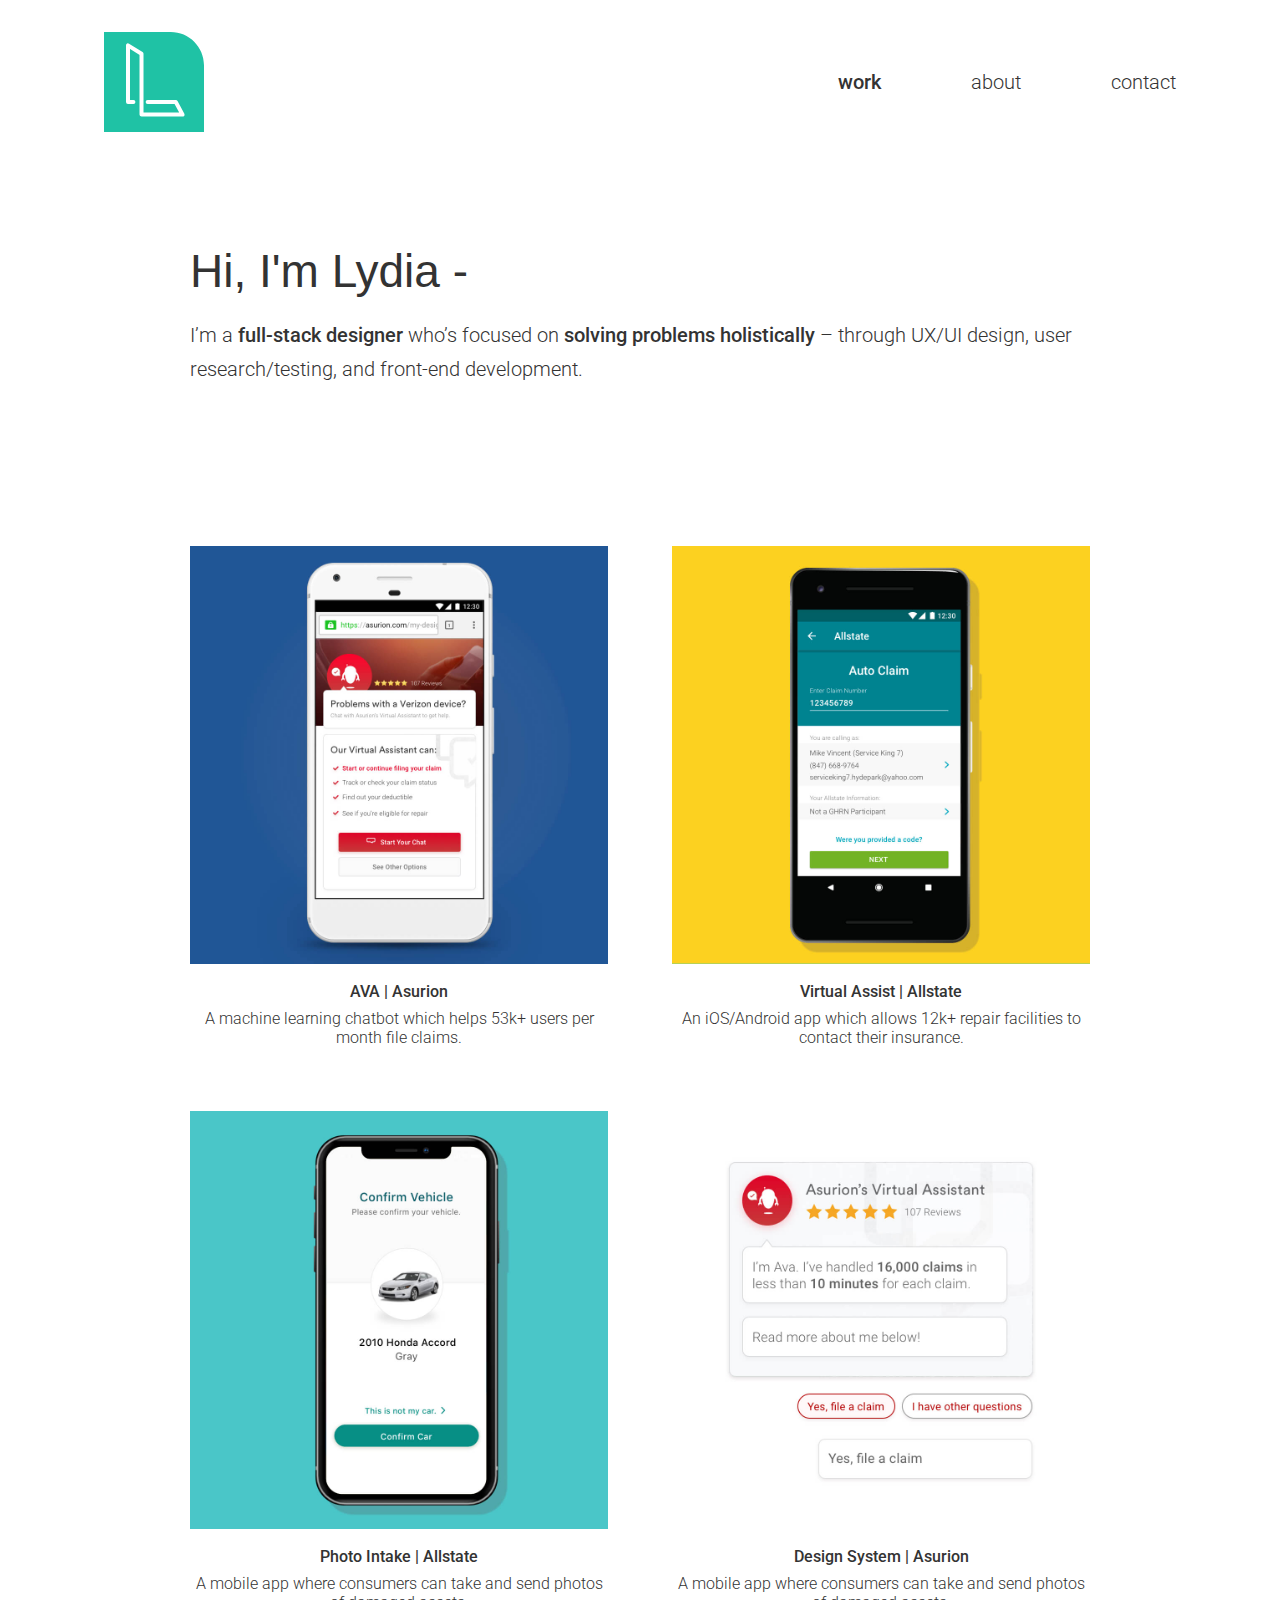
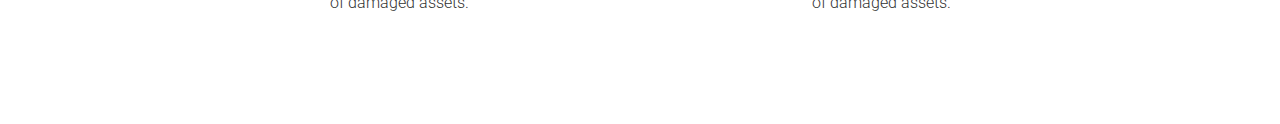
<file: V3/src/index.html>
<!doctype html>
<html class="no-js" lang="">

<head>
  <meta charset="utf-8">
  <meta http-equiv="x-ua-compatible" content="ie=edge">
  <title>Lydia Jiang | Portfolio</title>
  <meta name="description" content="">
  <meta name="viewport" content="width=device-width, initial-scale=1, shrink-to-fit=no">

  <link rel="manifest" href="site.webmanifest">
  <link rel="apple-touch-icon" href="icon.png">
  <!-- Place favicon.ico in the root directory -->

  <link href="https://fonts.googleapis.com/css?family=Roboto:300,400,500,700" rel="stylesheet">
  <link rel="stylesheet" href="css/main.css">
  <link rel="stylesheet" href="css/index.css">
</head>

<body>

<div class="navigation">
  <a class="logo" href="index.html"><img src="img/index/logo.svg"></a>
  <div class="menu">
    <a class="menu_options menu_options-selected" href="index.html">work</a>
    <a class="menu_options" href="about.html">about</a>
    <a class="menu_options" href="contact.html">contact</a>
  </div>
</div>

<main class="main">
  <section class="introduction">
    <h1>Hi, I'm Lydia -</h1>
    <p>I’m a <b>full-stack designer</b> who’s focused on <b>solving problems holistically</b> – through UX/UI design, user research/testing, and front-end development.</p>
  </section>

  <section class="work">
    <div class="work_row">
        <div class="work_piece">
          <a class="work_image" href="ava.html"><img src="img/index/preview-ava.jpg" alt="AVA for Asurion"></a>
          <a class="work_title" href="ava.html">AVA | Asurion</a>
          <p class="work_description">A machine learning chatbot which helps 53k+ users per month file claims. </p>
        </div>

        <div class="work_piece">
          <a class="work_image" href="virtual-assist.html"><img src="img/index/preview-virtualassist.jpg" alt="AVA for Asurion"></a>
          <a class="work_title" href="virtual-assist.html">Virtual Assist | Allstate</a>
          <p class="work_description">An iOS/Android app which allows 12k+ repair facilities to contact their insurance.</p>
        </div>
    </div>

    <div class="work_row">
      <div class="work_piece">
        <a class="work_image" href="photo-intake.html"><img src="img/index/preview-photointake.jpg" alt="AVA for Asurion"></a>
        <a class="work_title" href="photo-intake.html">Photo Intake | Allstate</a>
        <p class="work_description">A mobile app where consumers can take and send photos of damaged assets.</p>
      </div>

      <div class="work_piece">
        <a class="work_image" href="design-system.html"><img src="img/index/preview-designsystem.jpg" alt="A design system for AVA"></a>
        <a class="work_title">Design System | Asurion</a>
        <p class="work_description">A mobile app where consumers can take and send photos of damaged assets.</p>
      </div>
    </div>
  </section>
</main>


</body>

</html>
</file>
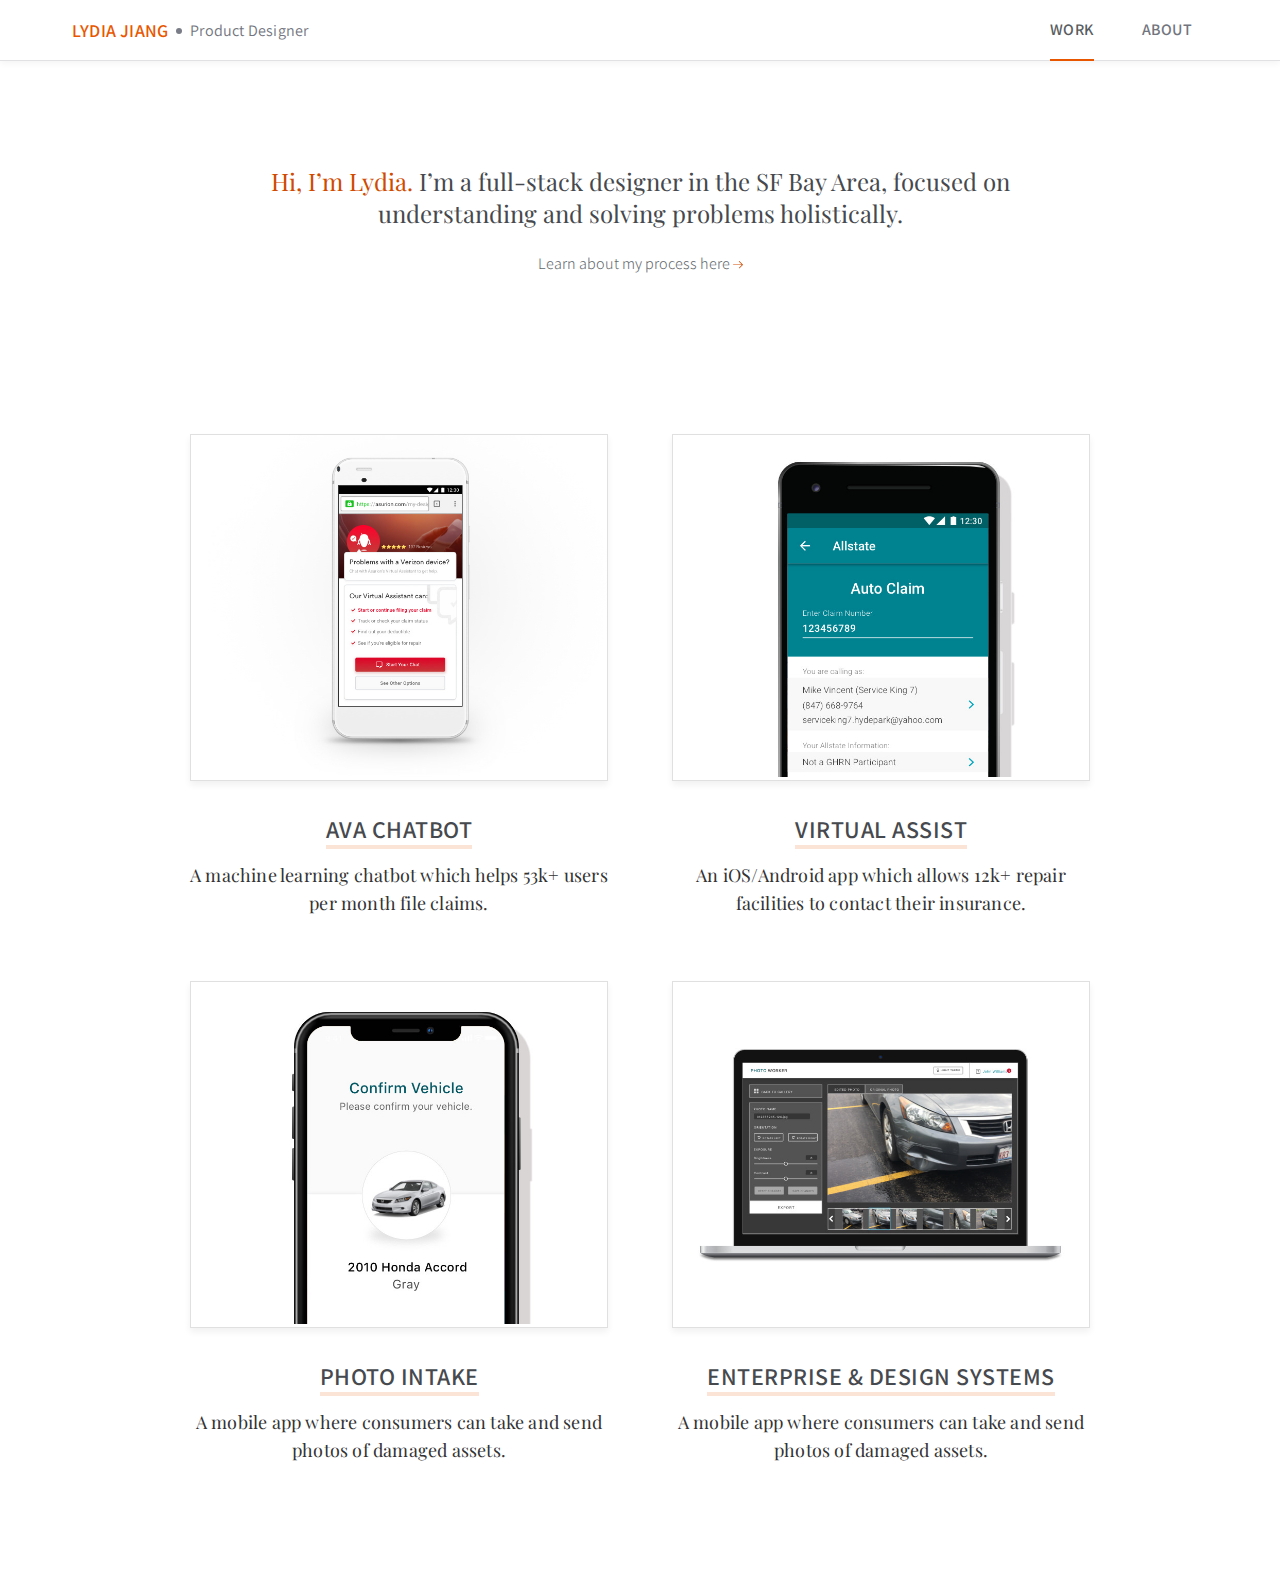
<file: V4/src/index.html>
<!doctype html>
<html class="no-js" lang="">

<head>
  <meta charset="utf-8">
  <meta http-equiv="x-ua-compatible" content="ie=edge">
  <title>Lydia Jiang | Portfolio</title>
  <meta name="description" content="">
  <meta name="viewport" content="width=device-width, initial-scale=1, shrink-to-fit=no">

  <link rel="manifest" href="site.webmanifest">
  <link rel="apple-touch-icon" href="icon.png">
  <!-- Place favicon.ico in the root directory -->

  <link href="https://fonts.googleapis.com/css?family=Assistant:300,400,600,700|Playfair+Display" rel="stylesheet">
  <link rel="stylesheet" href="css/main.css">
  <link rel="stylesheet" href="css/index.css">
</head>

<body>

<div class="navigation">
  <div class="navigation_wrapper">
    <a class="nav_title" href="index.html">LYDIA JIANG<span class="nav_title-role"><span class="circle"></span>Product Designer</span></a>
    <div class="nav_title_small">LYDIA JIANG</div>
    <div class="nav_menu">
      <a class="menu_options menu_options-selected" href="index.html">WORK</a>
      <a class="menu_options" href="about.html">ABOUT</a>
    </div>
  </div>
</div>

<main class="main">
  <section class="introduction">
    <p class="introduction_text"><span class="color_highlight">Hi, I’m Lydia.</span> I’m a full-stack designer in the SF Bay Area, focused on understanding and solving problems holistically.</p>

    <a class="introduction_subtitle">Learn about my process here <img src="img/index/arrow.svg"></a>
  </section>

  <section class="work">
    <div class="work_row">
        <div class="work_piece">
          <a class="work_image" href="ava.html"><img src="img/index/preview-ava.jpg" alt="AVA for Asurion"></a>
          <div class="work_text">
            <a class="work_title" href="ava.html">AVA CHATBOT</a>
            <p class="work_description">A machine learning chatbot which helps 53k+ users per month file claims. </p>
          </div>
        </div>

        <div class="work_piece">
          <a class="work_image" href="virtual-assist.html"><img src="img/index/preview-virtualassist.jpg" alt="AVA for Asurion"></a>
          <div class="work_text">
            <a class="work_title" href="virtual-assist.html">VIRTUAL ASSIST</a>
            <p class="work_description">An iOS/Android app which allows 12k+ repair facilities to contact their insurance.</p>
          </div>
        </div>
    </div>

    <div class="work_row">
      <div class="work_piece">
        <a class="work_image" href="photo-intake.html"><img src="img/index/preview-photointake.jpg" alt="AVA for Asurion"></a>
        <div class="work_text">
          <a class="work_title" href="photo-intake.html">PHOTO INTAKE</a>
          <p class="work_description">A mobile app where consumers can take and send photos of damaged assets.</p>
        </div>
      </div>

      <div class="work_piece">
        <a class="work_image" href="design-system.html"><img src="img/index/preview-other.jpg" alt="A design system for AVA"></a>
        <div class="work_text">
          <a class="work_title">ENTERPRISE & DESIGN SYSTEMS</a>
          <p class="work_description">A mobile app where consumers can take and send photos of damaged assets.</p>
        </div>
      </div>
    </div>
  </section>
</main>


</body>

</html>
</file>
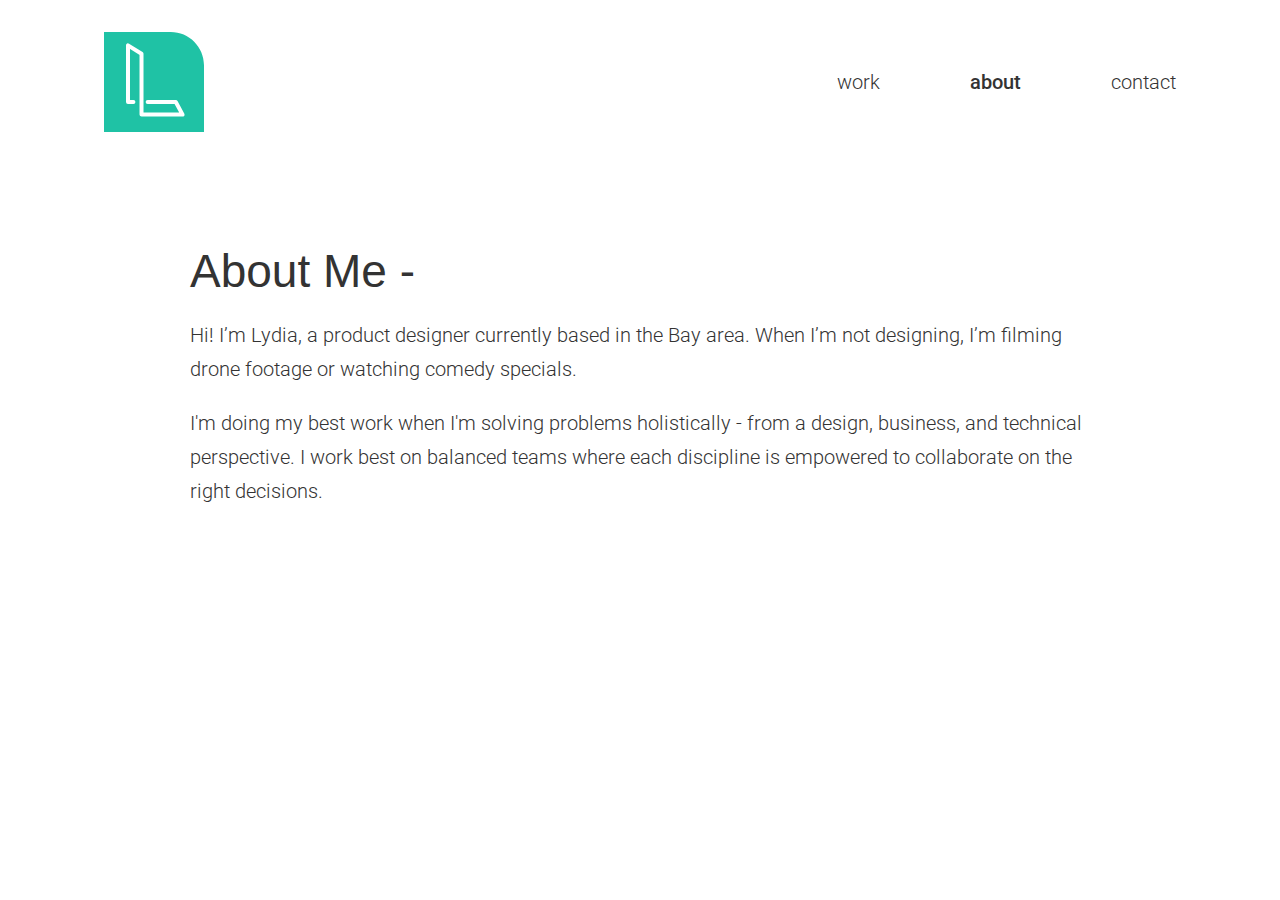
<file: V3/src/about.html>
<!doctype html>
<html class="no-js" lang="">

<head>
  <meta charset="utf-8">
  <meta http-equiv="x-ua-compatible" content="ie=edge">
  <title>Lydia Jiang | About</title>
  <meta name="description" content="">
  <meta name="viewport" content="width=device-width, initial-scale=1, shrink-to-fit=no">

  <link rel="manifest" href="site.webmanifest">
  <link rel="apple-touch-icon" href="icon.png">
  <!-- Place favicon.ico in the root directory -->

  <link href="https://fonts.googleapis.com/css?family=Roboto:300,400,500,700" rel="stylesheet">
  <link rel="stylesheet" href="css/main.css">
  <link rel="stylesheet" href="css/index.css">
</head>

<body>

<div class="navigation">
  <a class="logo" href="index.html"><img src="img/index/logo.svg"></a>
  <div class="menu">
    <a class="menu_options" href="index.html">work</a>
    <a class="menu_options menu_options-selected" href="about.html">about</a>
    <a class="menu_options" href="contact.html">contact</a>
  </div>
</div>

<main class="main">
  <section class="introduction">
    <h1>About Me -</h1>
    <p>Hi! I’m Lydia, a product designer currently based in the Bay area. When I’m not designing, I’m filming drone footage or watching comedy specials.</p>

    <p>I'm doing my best work when I'm solving problems holistically - from a design, business, and technical perspective. I work best on balanced teams where each discipline is empowered to collaborate on the right decisions.</p>
  </section>


</main>


</body>

</html>
</file>
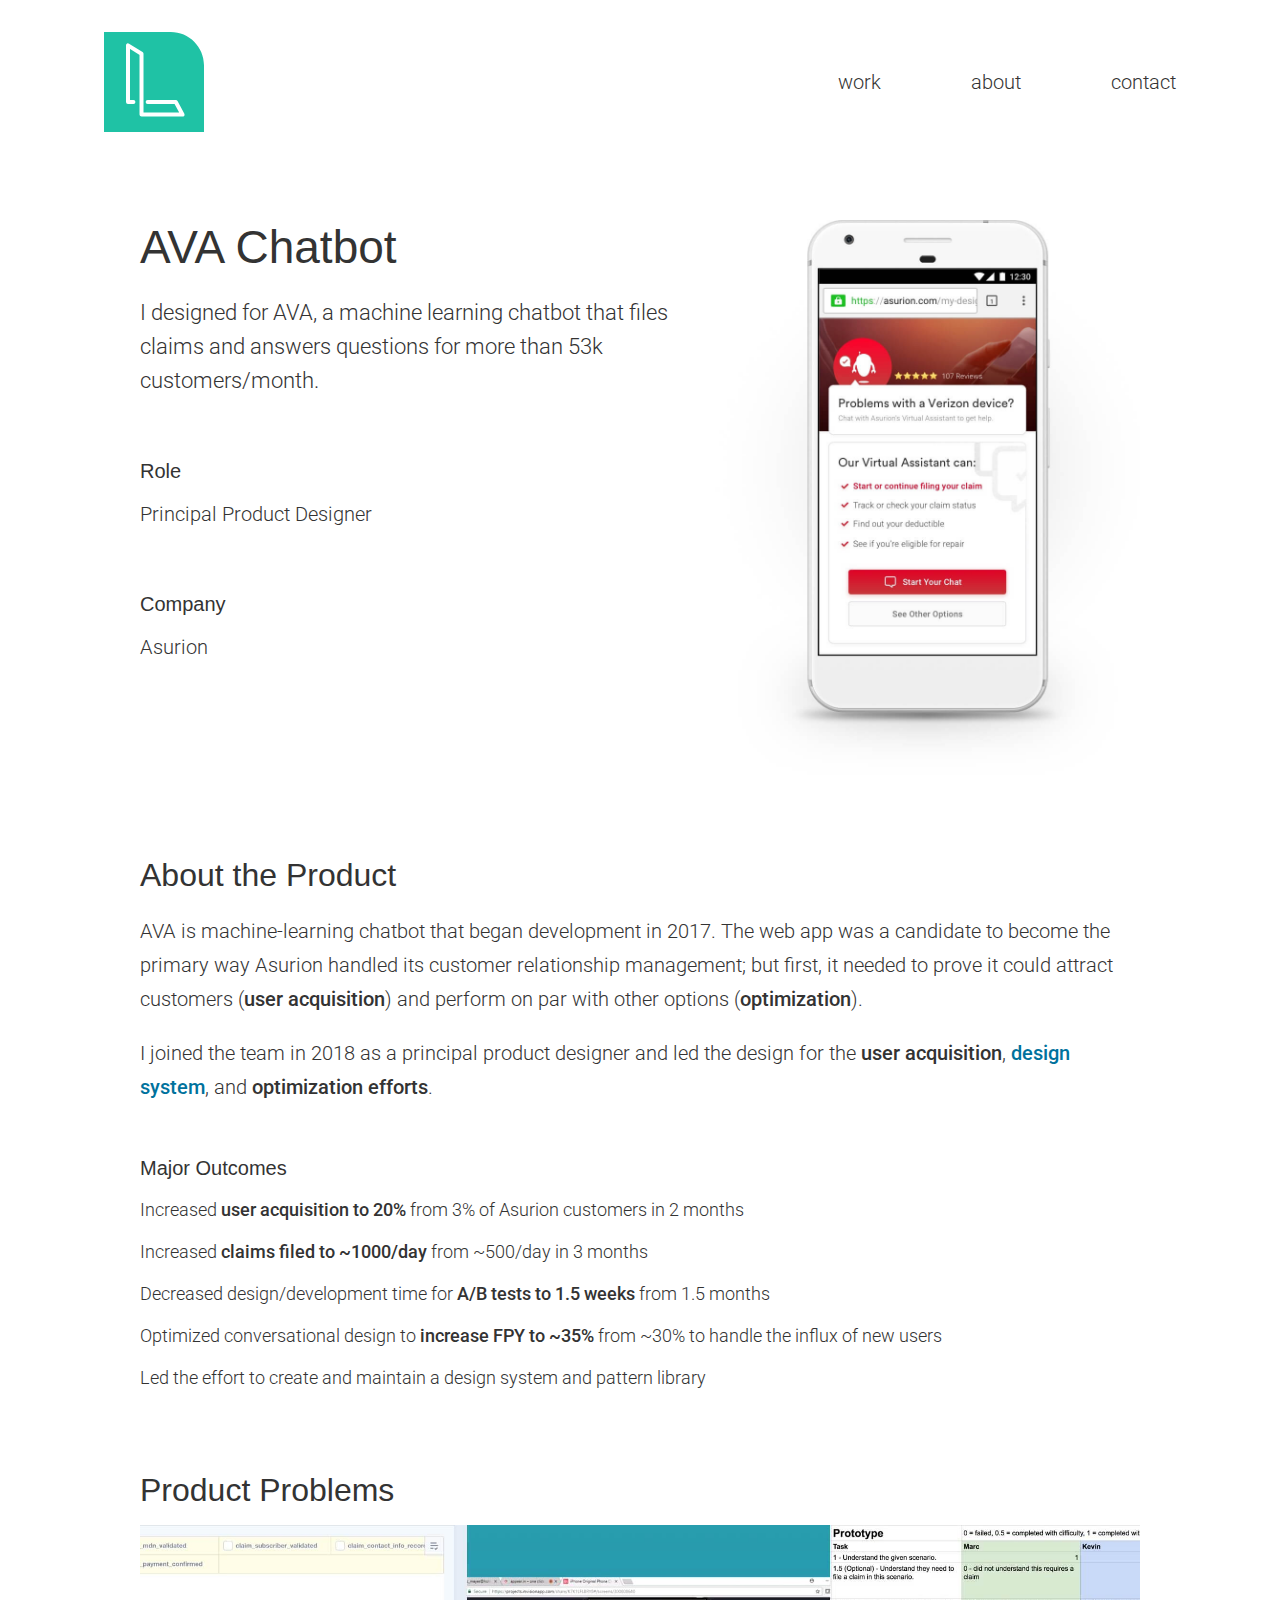
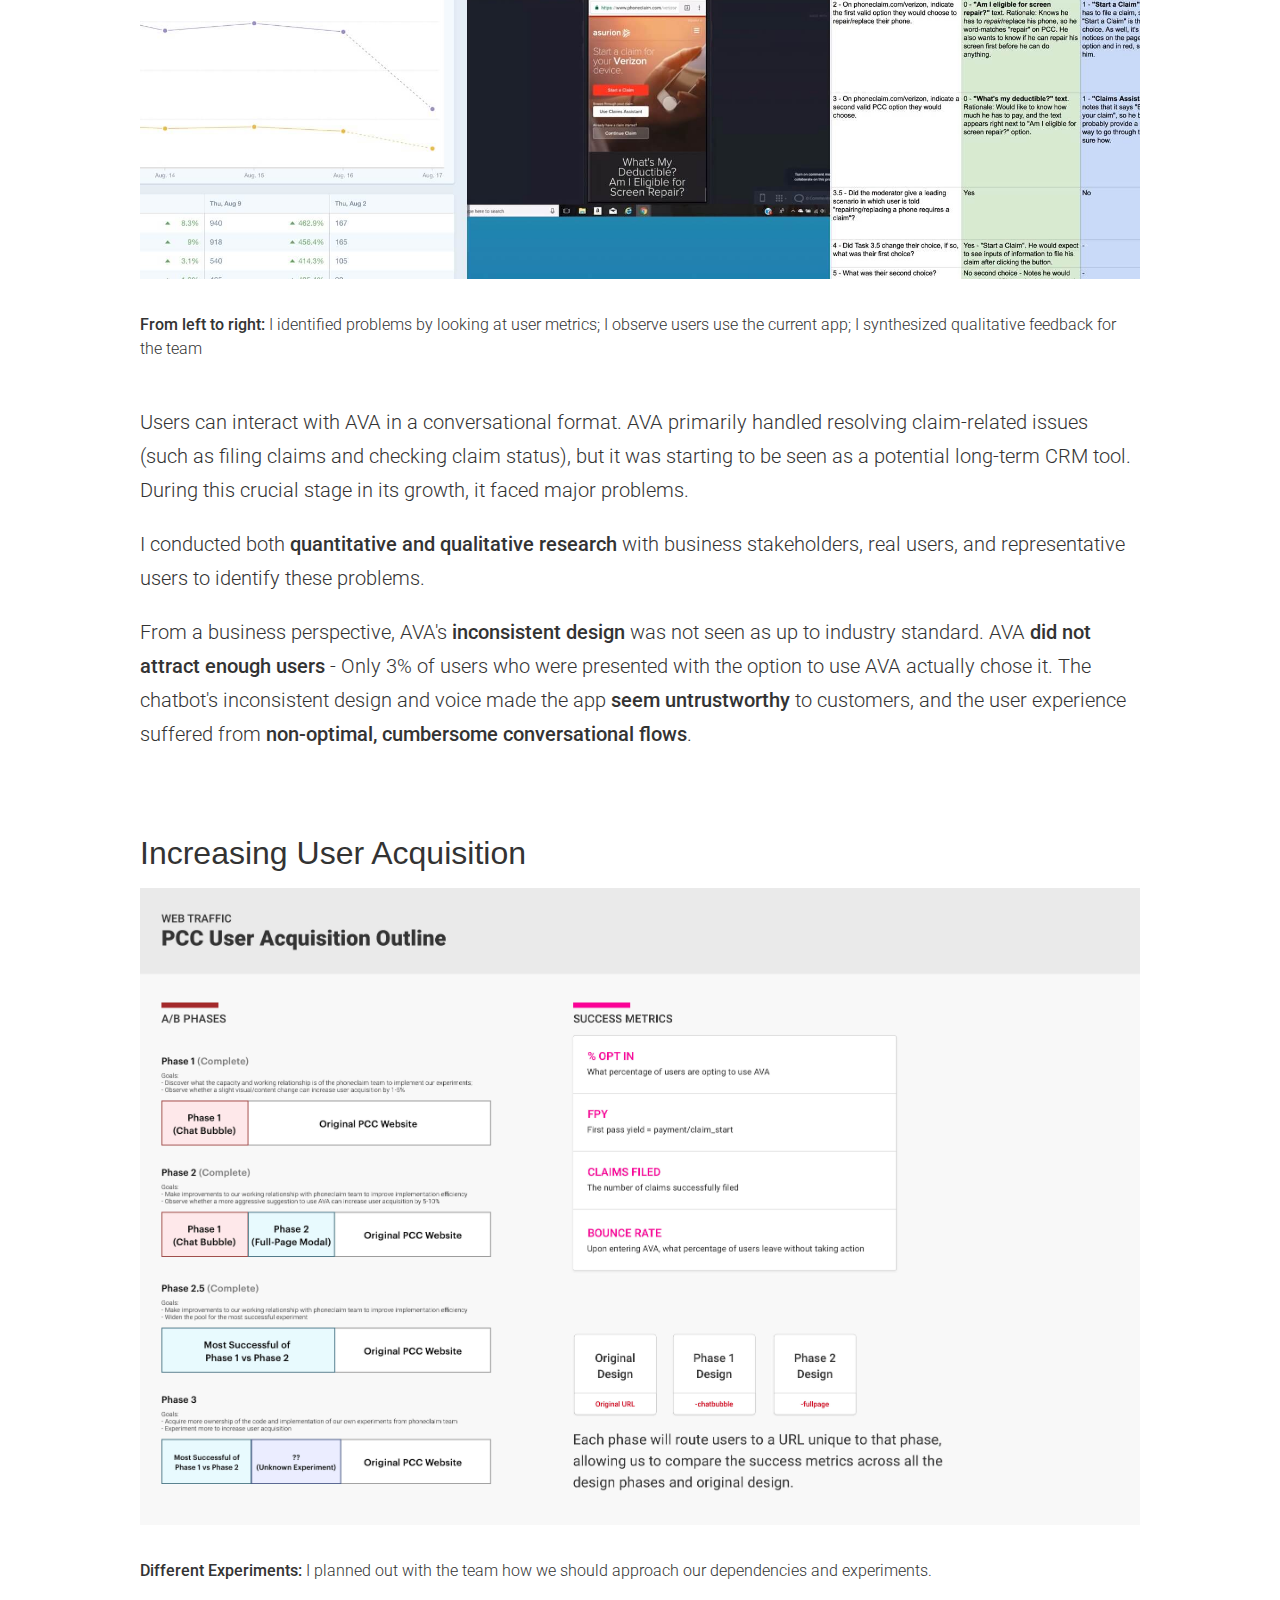
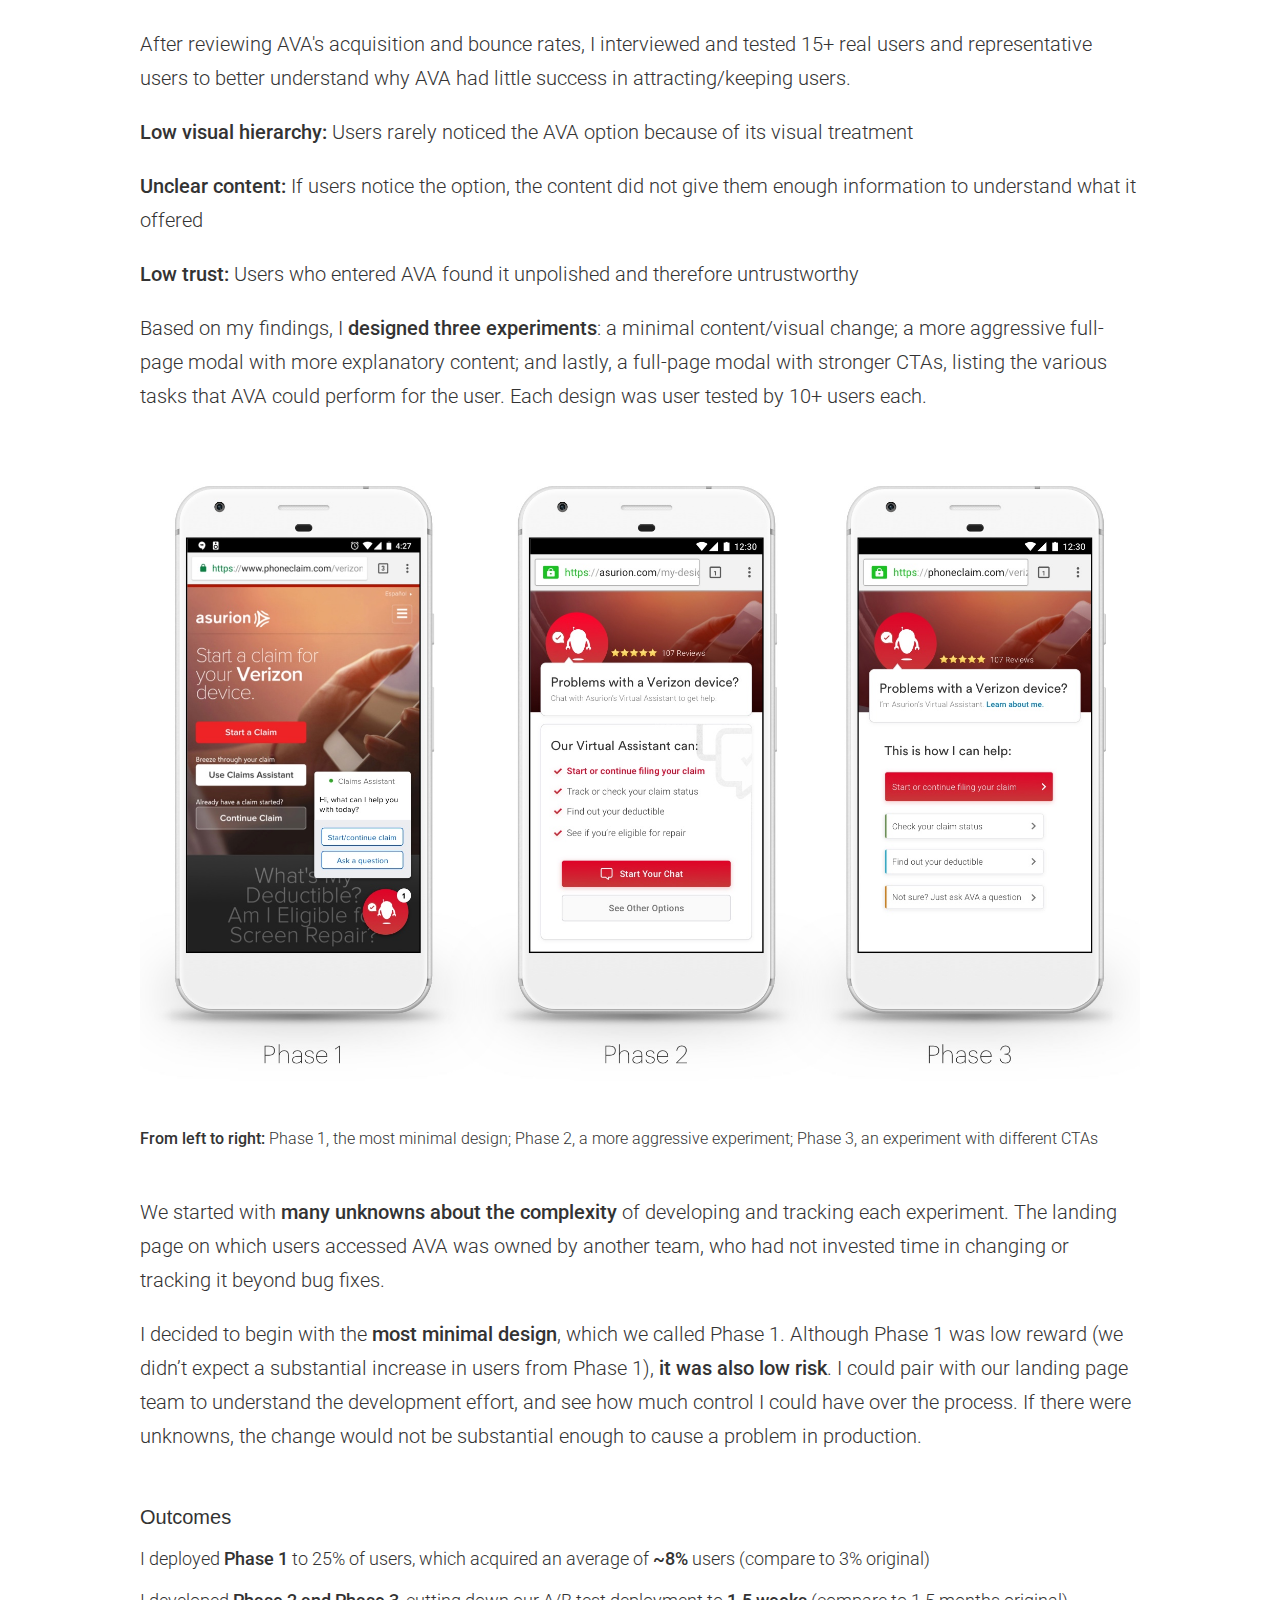
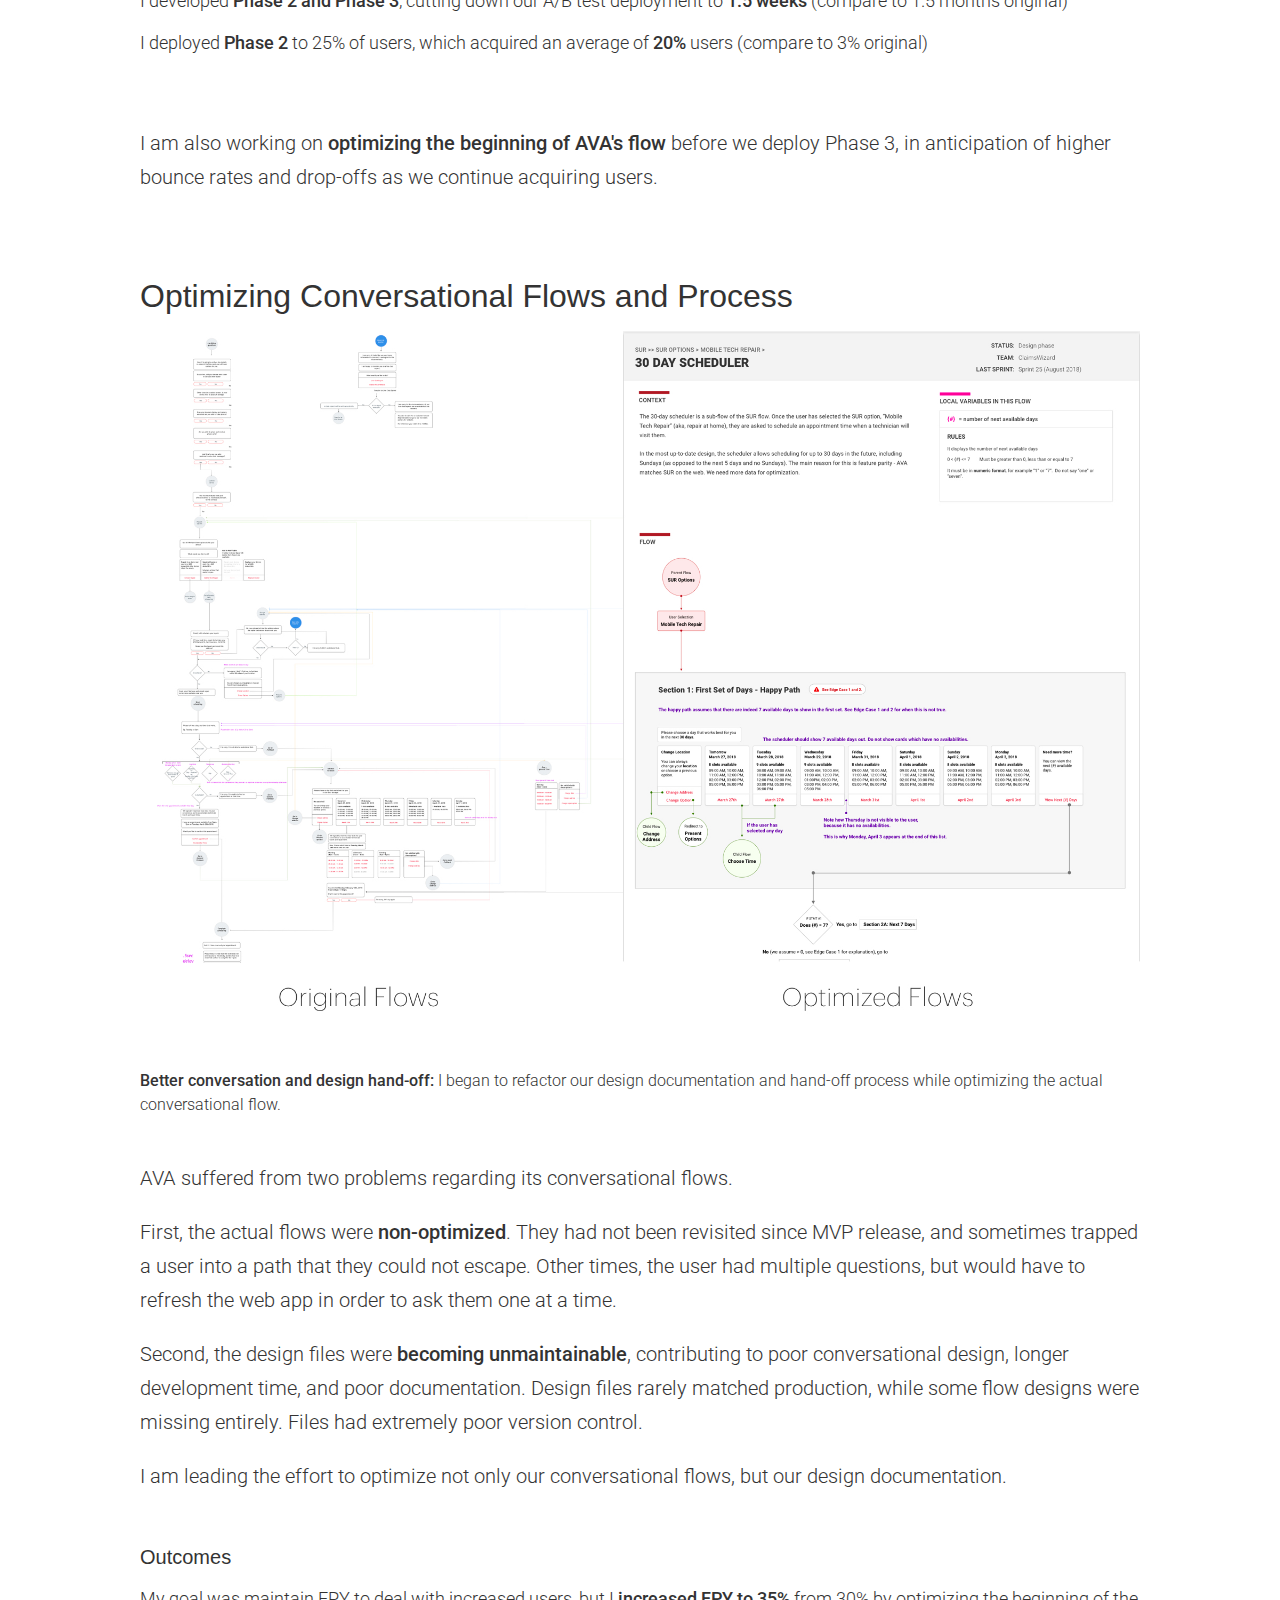
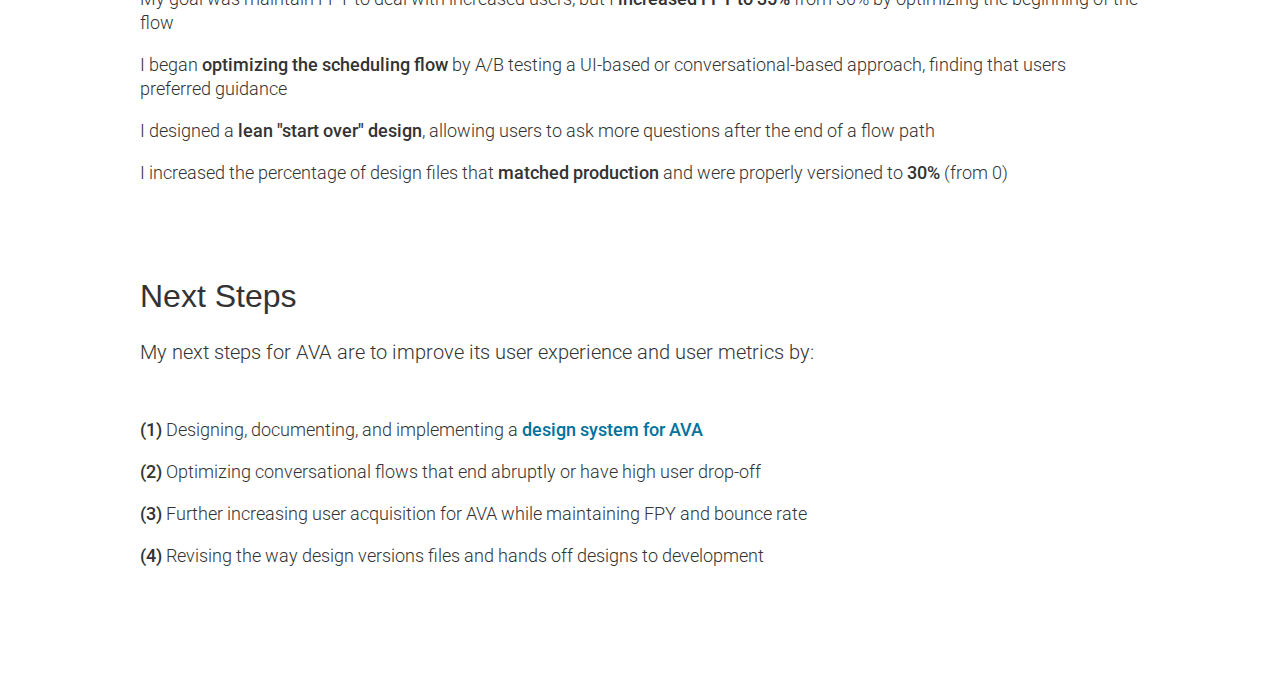
<file: V3/src/ava.html>
<!doctype html>
<html class="no-js" lang="">

<head>
  <meta charset="utf-8">
  <meta http-equiv="x-ua-compatible" content="ie=edge">
  <title>Lydia Jiang | AVA</title>
  <meta name="description" content="">
  <meta name="viewport" content="width=device-width, initial-scale=1, shrink-to-fit=no">

  <link rel="manifest" href="site.webmanifest">
  <link rel="apple-touch-icon" href="icon.png">
  <!-- Place favicon.ico in the root directory -->

  <link href="https://fonts.googleapis.com/css?family=Roboto:300,400,500,700" rel="stylesheet">
  <link rel="stylesheet" href="css/main.css">
  <link rel="stylesheet" href="css/project_template.css">
</head>

<body>

<div class="navigation">
  <a class="logo" href="index.html"><img src="img/index/logo.svg"></a>
  <div class="menu">
    <a href="index.html" class="menu_options">work</a>
    <a href="about.html" class="menu_options">about</a>
    <a href="contact.html" class="menu_options">contact</a>
  </div>
</div>

<main class="main">
  <section class="introduction">
    <div class="introduction_text">
      <h1>AVA Chatbot</h1>

      <div class="project_summary">
        <p class="summary_description">I designed for AVA, a machine learning chatbot that files claims and answers questions for more than 53k customers/month.</p>

        <div class="project_summary-role-container">
          <div class="project_summary-role">Role</div>
          <p class="project_summary-role">Principal Product Designer</p>
        </div>

        <div class="project_summary-role-container">
          <div class="project_summary-role">Company</div>
          <p class="project_summary-role">Asurion</p>
        </div>
      </div>
    </div>

    <div class="introduction_image"><img src="img/ava/ava_intro-graphic.jpg" alt="screenshot of AVA"></div>
  </section>

  <div class="row">
    <h2 class="project_template">About the Product</h2>
    <p class="project_template">AVA is machine-learning chatbot that began development in 2017. The web app was a candidate to become the primary way Asurion handled its customer relationship management; but first, it needed to prove it could attract customers (<b>user acquisition</b>) and perform on par with other options (<b>optimization</b>).</p>
    <p class="project_template">I joined the team in 2018 as a principal product designer and led the design for the <b>user acquisition</b>, <a class="project_template">design system</a>, and <b>optimization efforts</b>.</p>

    <br><br><br>

    <h3 class="project_template">Major Outcomes</h3>
    <p class="project_template-list">Increased <b>user acquisition to 20%</b> from 3% of Asurion customers in 2 months</p>
    <p class="project_template-list">Increased <b>claims filed to ~1000/day</b> from ~500/day in 3 months</p>
    <p class="project_template-list">Decreased design/development time for <b>A/B tests to 1.5 weeks</b> from 1.5 months</p>
    <p class="project_template-list">Optimized conversational design to <b>increase FPY to ~35%</b> from ~30% to handle the influx of new users</p>
    <p class="project_template-list">Led the effort to create and maintain a design system and pattern library</p>
  </div>

  <div class="row">
    <h2 class="project_template">Product Problems</h2>
    <div class="ava_image"><img src="img/ava/ava_image-1.jpg" alt="image showing user research being conducted"></div>
    <p class="caption"><b>From left to right:</b> I identified problems by looking at user metrics; I observe users use the current app; I synthesized qualitative feedback for the team</p>

    <p class="project_template">Users can interact with AVA in a conversational format. AVA primarily handled resolving claim-related issues (such as filing claims and checking claim status), but it was starting to be seen as a potential long-term CRM tool. During this crucial stage in its growth, it faced major problems.</p>

    <p class="project_template">I conducted both <b>quantitative and qualitative research</b> with business stakeholders, real users, and representative users to identify these problems.</p>

    <p class="project_template">From a business perspective, AVA's <b>inconsistent design</b> was not seen as up to industry standard. AVA <b>did not attract enough users</b> - Only 3% of users who were presented with the option to use AVA actually chose it. The chatbot's inconsistent design and voice made the app <b>seem untrustworthy</b> to customers, and the user experience suffered from <b>non-optimal, cumbersome conversational flows</b>.</p>
  </div>

  <div class="row">
    <h2 class="project_template">Increasing User Acquisition</h2>
    <div class="ava_image"><img src="img/ava/ava_image-2.jpg" alt="our strategic approach to increase users"></div>
    <p class="caption"><b>Different Experiments:</b> I planned out with the team how we should approach our dependencies and experiments.</p>

    <p class="project_template">After reviewing AVA's acquisition and bounce rates, I interviewed and tested 15+ real users and representative users to better understand why AVA had little success in attracting/keeping users.</p>

    <p class="project_template"><b>Low visual hierarchy:</b> Users rarely noticed the AVA option because of its visual treatment</p>

    <p class="project_template"><b>Unclear content:</b> If users notice the option, the content did not give them enough information to understand what it offered</p>

    <p class="project_template"><b>Low trust:</b> Users who entered AVA found it unpolished and therefore untrustworthy</p>

    <p class="project_template">Based on my findings, I <b>designed three experiments</b>: a minimal content/visual change; a more aggressive full-page modal with more explanatory content; and lastly, a full-page modal with stronger CTAs, listing the various tasks that AVA could perform for the user. Each design was user tested by 10+ users each.</p>

    <div class="ava_image"><img src="img/ava/ava_image-3.jpg" alt="three phrases of experiments"></div>
    <p class="caption"><b>From left to right:</b> Phase 1, the most minimal design; Phase 2, a more aggressive experiment; Phase 3, an experiment with different CTAs</p>

    <p class="project_template">We started with <b>many unknowns about the complexity</b> of developing and tracking each experiment. The landing page on which users accessed AVA was owned by another team, who had not invested time in changing or tracking it beyond bug fixes.</p>

    <p class="project_template">I decided to begin with the <b>most minimal design</b>, which we called Phase 1. Although  Phase 1 was low reward (we didn’t expect a substantial increase in users from Phase 1), <b>it was also low risk</b>. I could pair with our landing page team to understand the development effort, and see how much control I could have over the process. If there were unknowns, the change would not be substantial enough to cause a problem in production.</p>

    <br><br><br>

    <h3 class="project_template">Outcomes</h3>
    <p class="project_template-list">I deployed <b>Phase 1</b> to 25% of users, which acquired an average of <b>~8%</b> users (compare to 3% original)</p>
    <p class="project_template-list">I developed <b>Phase 2 and Phase 3</b>, cutting down our A/B test deployment to <b>1.5 weeks</b> (compare to 1.5 months original)</p>
    <p class="project_template-list">I deployed <b>Phase 2</b> to 25% of users, which acquired an average of <b>20%</b> users (compare to 3% original)</p>

    <br><br><br>

    <p class="project_template">I am also working on <b>optimizing the beginning of AVA's flow</b> before we deploy Phase 3, in anticipation of higher bounce rates and drop-offs as we continue acquiring users.</p>

  </div>

  <div class="row">
    <h2 class="project_template">Optimizing Conversational Flows and Process</h2>
    <div class="ava_image"><img src="img/ava/ava_image-4.jpg" alt="optimizing conversational flows"></div>
    <p class="caption"><b>Better conversation and design hand-off:</b> I began to refactor our design documentation and hand-off process while optimizing the actual conversational flow.</p>

    <p class="project_template">AVA suffered from two problems regarding its conversational flows.</p>

    <p class="project_template">First, the actual flows were <b>non-optimized</b>. They had not been revisited since MVP release, and sometimes trapped a user into a path that they could not escape. Other times, the user had multiple questions, but would have to refresh the web app in order to ask them one at a time.</p>

    <p class="project_template">Second, the design files were <b>becoming unmaintainable</b>, contributing to poor conversational design, longer development time, and poor documentation. Design files rarely matched production, while some flow designs were missing entirely. Files had extremely poor version control.</p>

    <p class="project_template">I am leading the effort to optimize not only our conversational flows, but our design documentation.</p>

    <br><br><br>

    <h3 class="project_template">Outcomes</h3>
    <p class="project_template-list">My goal was maintain FPY to deal with increased users, but I <b>increased FPY to 35%</b> from 30% by optimizing the beginning of the flow</p>
    <p class="project_template-list">I began <b>optimizing the scheduling flow</b> by A/B testing a UI-based or conversational-based approach, finding that users preferred guidance</p>
    <p class="project_template-list">I designed a <b>lean "start over" design</b>, allowing users to ask more questions after the end of a flow path</p>
    <p class="project_template-list">I increased the percentage of design files that <b>matched production</b> and were properly versioned to <b>30%</b> (from 0)</p>

    <br>
  </div>

  <div class="row">
    <h2 class="project_template">Next Steps</h2>
    <p class="project_template">My next steps for AVA are to improve its user experience and user metrics by:</p>

    <br>

    <p class="project_template-list"><b>(1)</b> Designing, documenting, and implementing a <a class="project_template" href="design-system.html">design system for AVA</a></p>
    <p class="project_template-list"><b>(2)</b> Optimizing conversational flows that end abruptly or have high user drop-off</p>
    <p class="project_template-list"><b>(3)</b> Further increasing user acquisition for AVA while maintaining FPY and bounce rate</p>
    <p class="project_template-list"><b>(4)</b> Revising the way design versions files and hands off designs to development</p>
  </div>
</main>

</body>

</html>
</file>
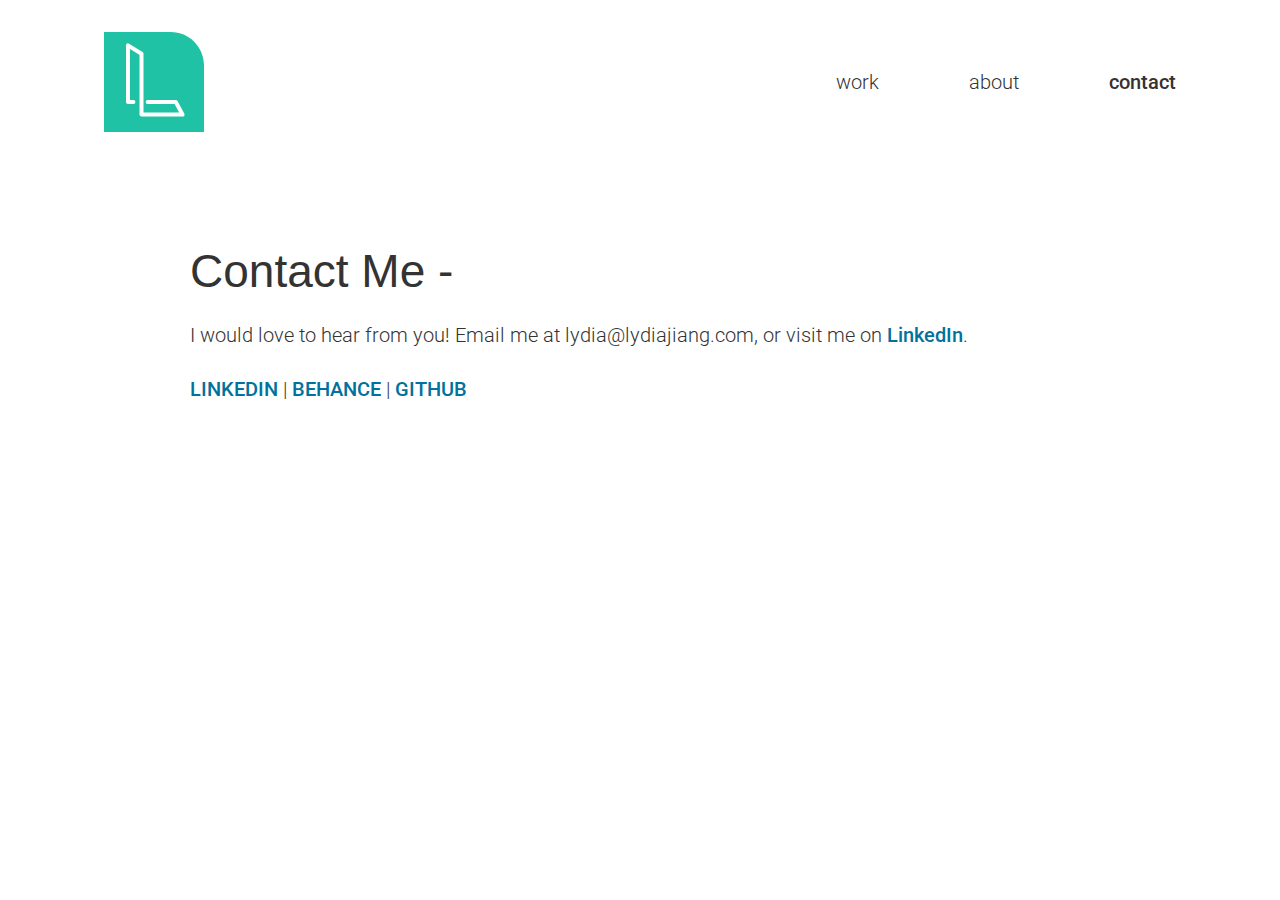
<file: V3/src/contact.html>
<!doctype html>
<html class="no-js" lang="">

<head>
  <meta charset="utf-8">
  <meta http-equiv="x-ua-compatible" content="ie=edge">
  <title>Lydia Jiang | About</title>
  <meta name="description" content="">
  <meta name="viewport" content="width=device-width, initial-scale=1, shrink-to-fit=no">

  <link rel="manifest" href="site.webmanifest">
  <link rel="apple-touch-icon" href="icon.png">
  <!-- Place favicon.ico in the root directory -->

  <link href="https://fonts.googleapis.com/css?family=Roboto:300,400,500,700" rel="stylesheet">
  <link rel="stylesheet" href="css/main.css">
  <link rel="stylesheet" href="css/index.css">
</head>

<body>

<div class="navigation">
  <a class="logo" href="index.html"><img src="img/index/logo.svg"></a>
  <div class="menu">
    <a class="menu_options" href="index.html">work</a>
    <a class="menu_options" href="about.html">about</a>
    <a class="menu_options menu_options-selected" href="contact.html">contact</a>
  </div>
</div>

<main class="main">
  <section class="introduction">
    <h1>Contact Me -</h1>

    <p>I would love to hear from you! Email me at lydia@lydiajiang.com, or visit me on <a class="text_link" href="https://www.linkedin.com/in/lydjiang/">LinkedIn</a>.</p>

    <p><a class="text_link" href="https://www.linkedin.com/in/lydjiang/">LINKEDIN</a> | <a class="text_link" href="https://www.behance.net/lydiajiang">BEHANCE</a> | <a class="text_link" href="https://github.com/lydiajiang">GITHUB</a></p>
  </section>


</main>


</body>

</html>
</file>
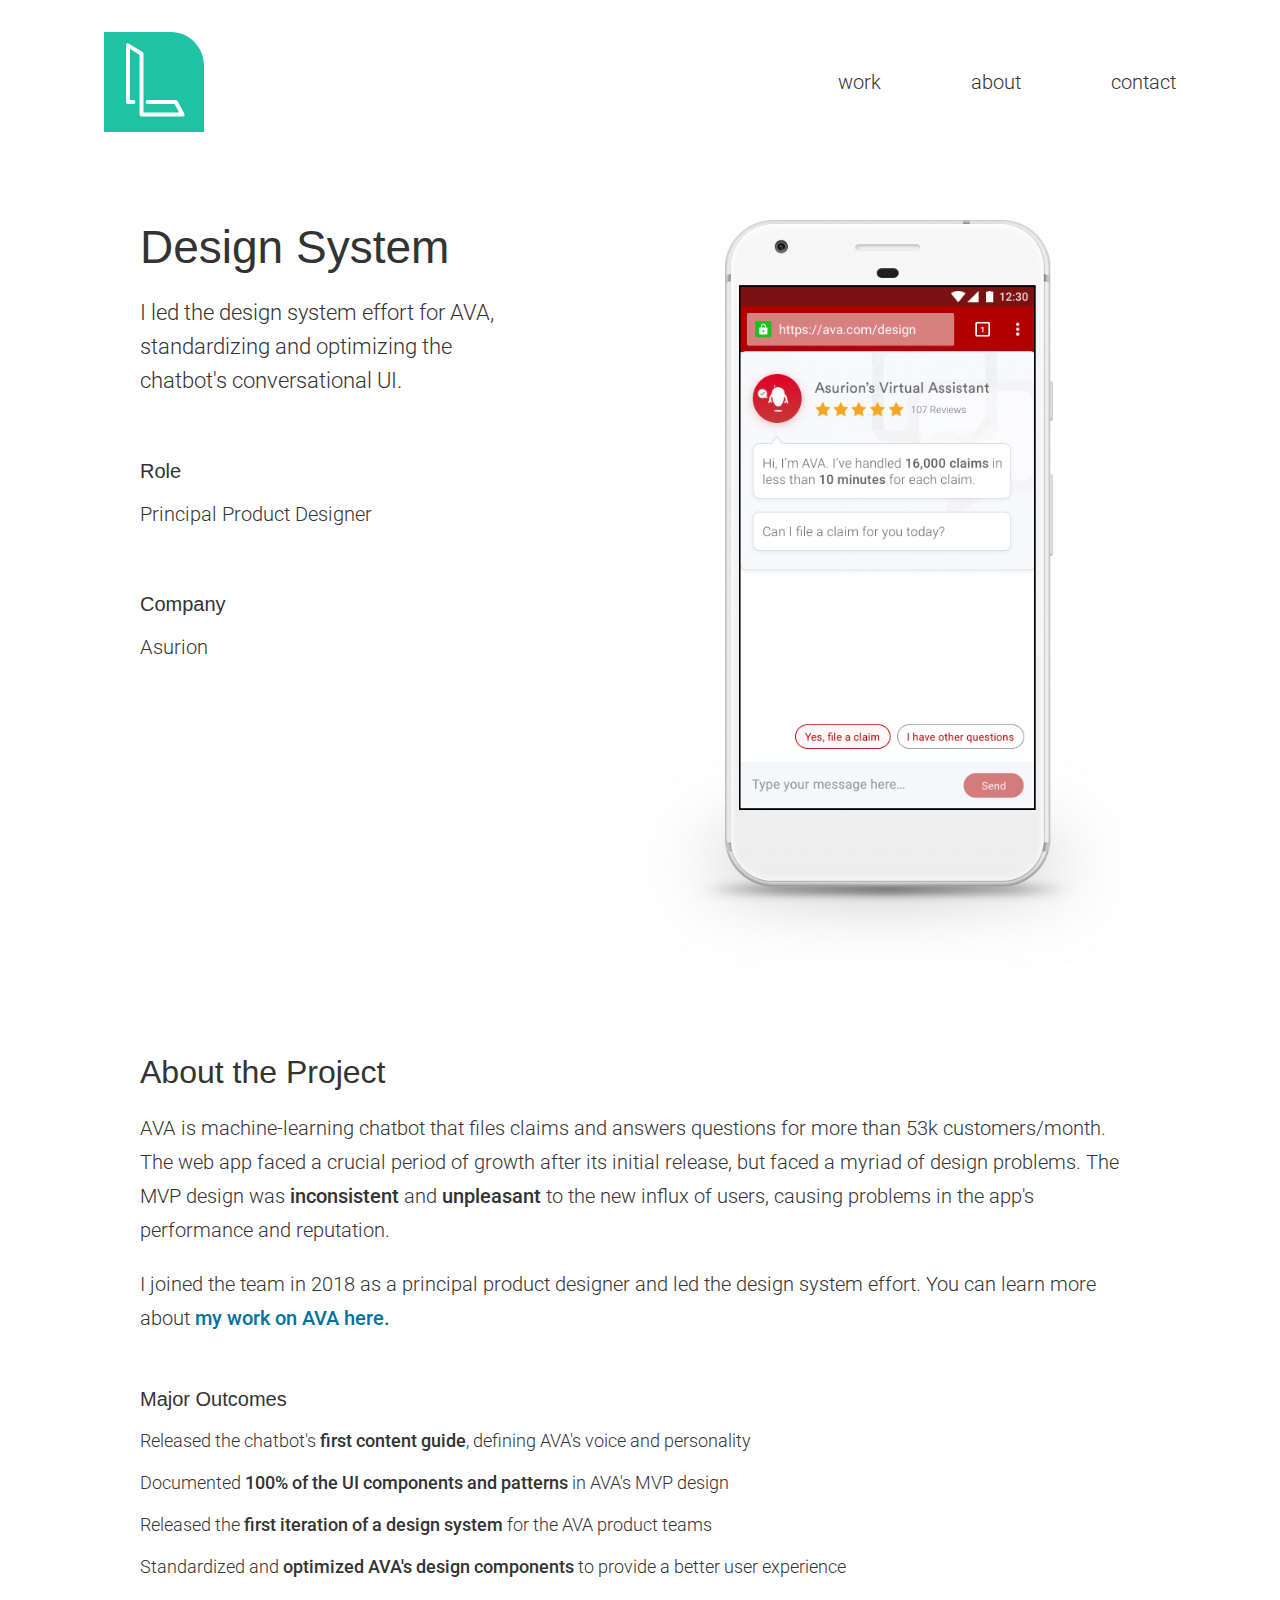
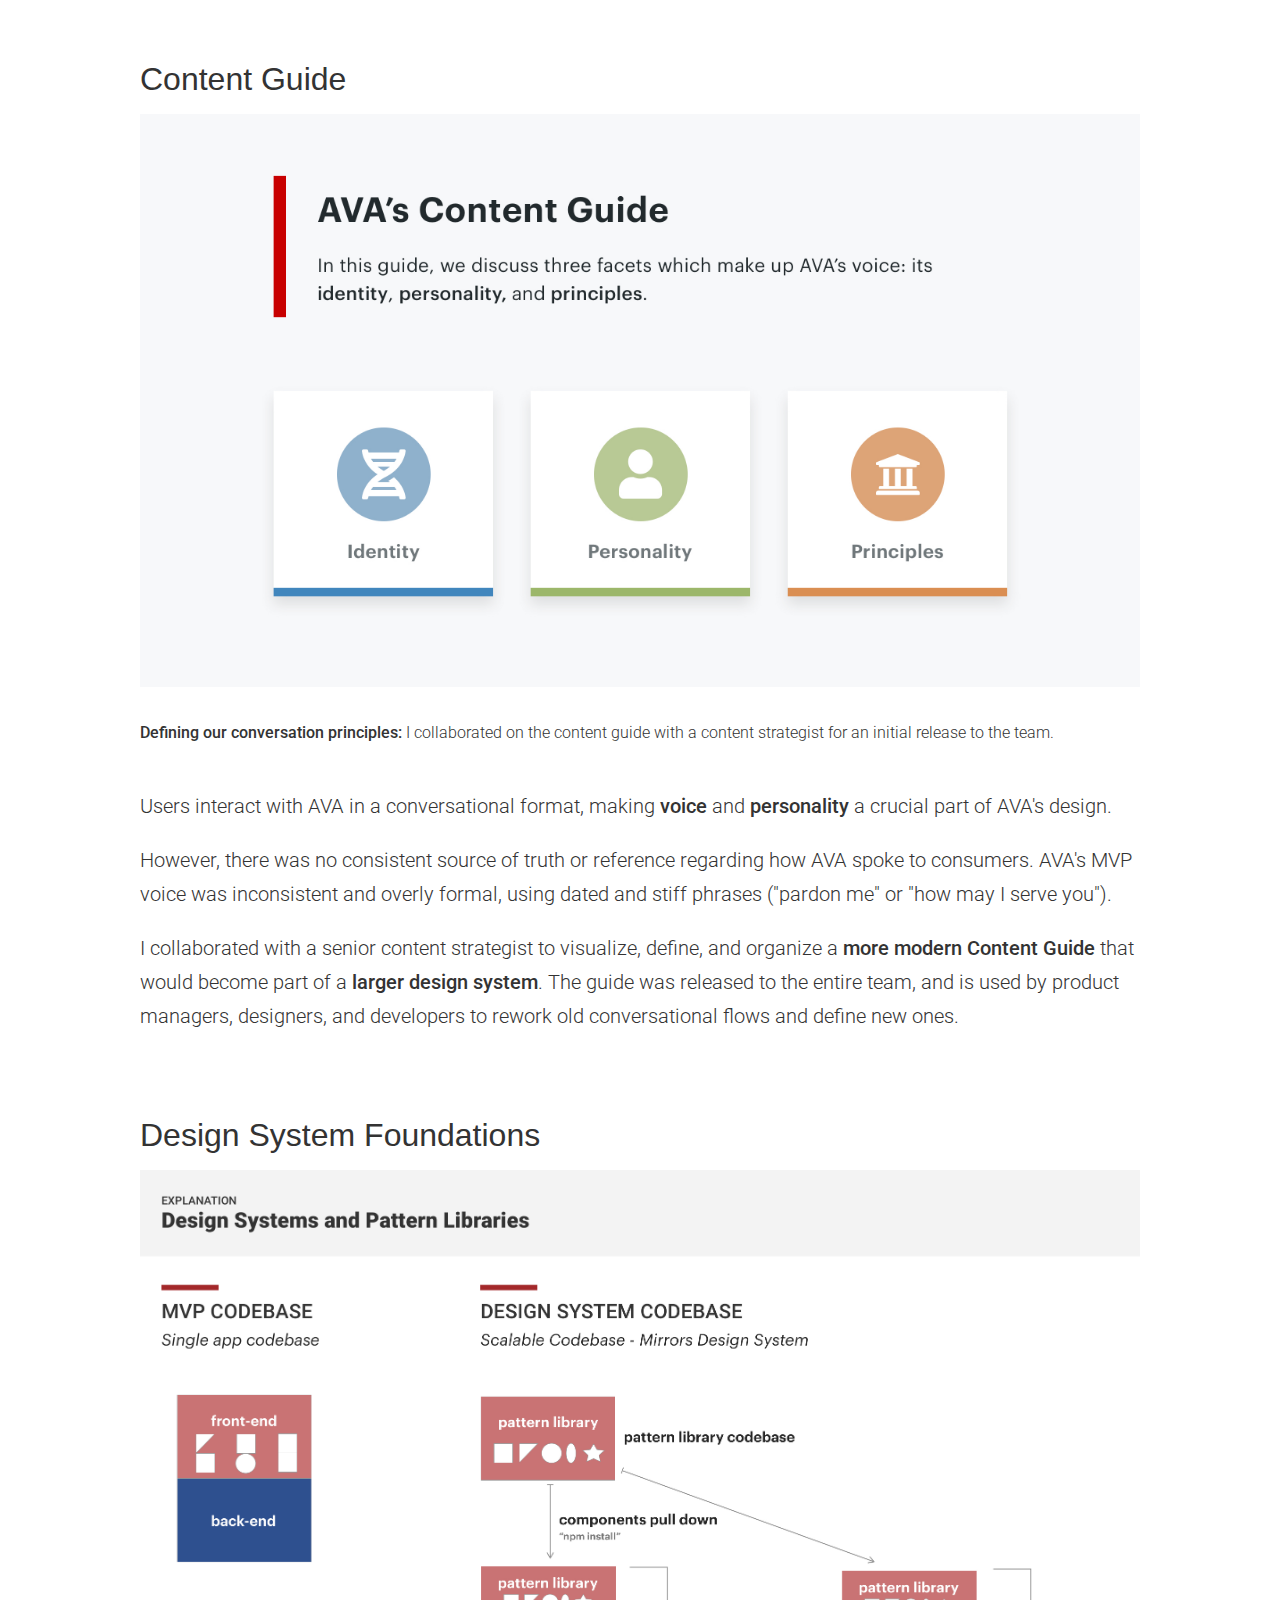
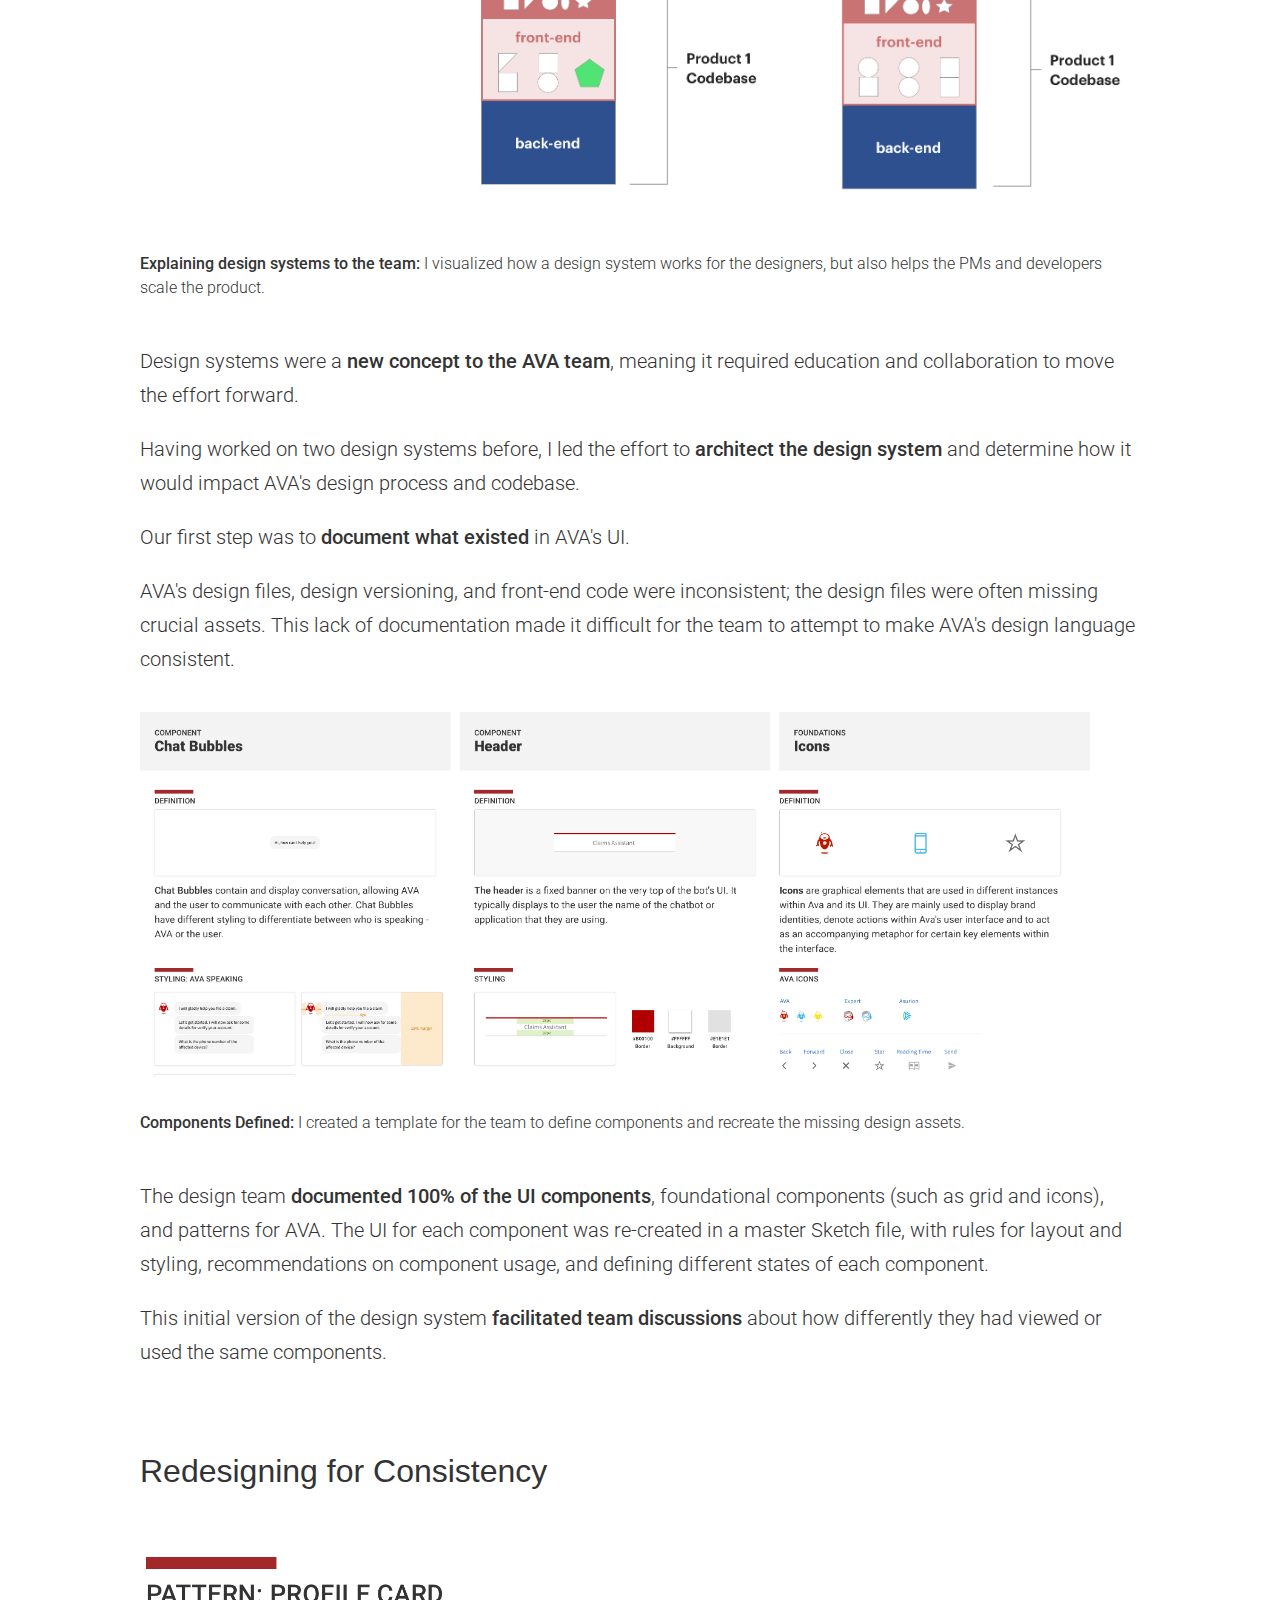
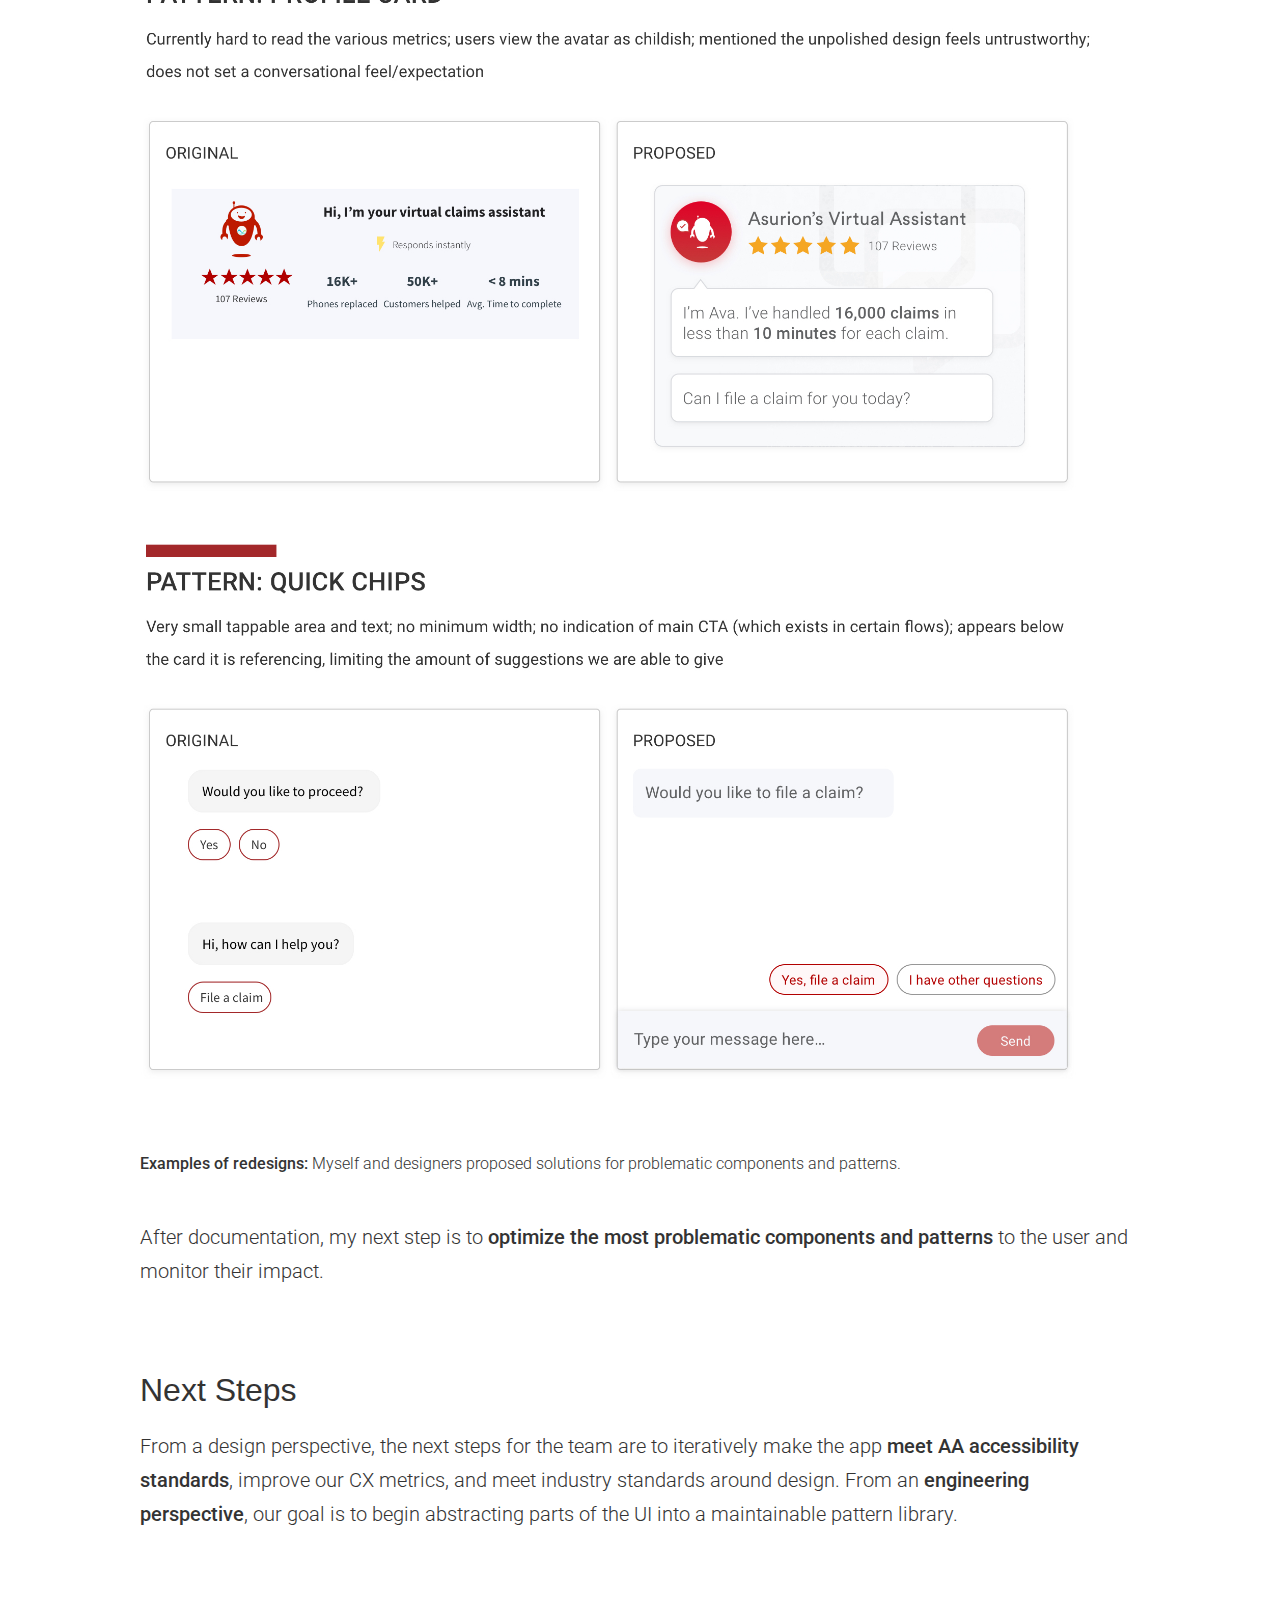
<file: V3/src/design-system.html>
<!doctype html>
<html class="no-js" lang="">

<head>
  <meta charset="utf-8">
  <meta http-equiv="x-ua-compatible" content="ie=edge">
  <title>Lydia Jiang | Design System</title>
  <meta name="description" content="">
  <meta name="viewport" content="width=device-width, initial-scale=1, shrink-to-fit=no">

  <link rel="manifest" href="site.webmanifest">
  <link rel="apple-touch-icon" href="icon.png">
  <!-- Place favicon.ico in the root directory -->

  <link href="https://fonts.googleapis.com/css?family=Roboto:300,400,500,700" rel="stylesheet">
  <link rel="stylesheet" href="css/main.css">
  <link rel="stylesheet" href="css/project_template.css">
</head>

<body>

<div class="navigation">
  <a class="logo" href="index.html"><img src="img/index/logo.svg"></a>
  <div class="menu">
    <a href="index.html" class="menu_options">work</a>
    <a href="about.html" class="menu_options">about</a>
    <a href="contact.html" class="menu_options">contact</a>
  </div>
</div>

<main class="main">
  <section class="introduction">
    <div class="introduction_text">
      <h1>Design System</h1>

      <div class="project_summary">
        <p class="summary_description">I led the design system effort for AVA, standardizing and optimizing the chatbot's conversational UI.</p>

        <div class="project_summary-role-container">
          <div class="project_summary-role">Role</div>
          <p class="project_summary-role">Principal Product Designer</p>
        </div>

        <div class="project_summary-role-container">
          <div class="project_summary-role">Company</div>
          <p class="project_summary-role">Asurion</p>
        </div>
      </div>
    </div>

    <div class="introduction_image"><img src="img/designsystem/designsystem_intro-graphic.jpg" alt="screenshot of AVA"></div>
  </section>

  <div class="row">
    <h2 class="project_template">About the Project</h2>
    <p class="project_template">AVA is machine-learning chatbot that files claims and answers questions for more than 53k customers/month. The web app faced a crucial period of growth after its initial release, but faced a myriad of design problems. The MVP design was <b>inconsistent</b> and <b>unpleasant</b> to the new influx of users, causing problems in the app's performance and reputation.</p>
    <p class="project_template">I joined the team in 2018 as a principal product designer and led the design system effort. You can learn more about <a class="project_template" href="ava.html">my work on AVA here.</a></p>

    <br><br><br>

    <h3 class="project_template">Major Outcomes</h3>
    <p class="project_template-list">Released the chatbot's <b>first content guide</b>, defining AVA's voice and personality</p>
    <p class="project_template-list">Documented <b>100% of the UI components and patterns</b> in AVA's MVP design</p>
    <p class="project_template-list">Released the <b>first iteration of a design system</b> for the AVA product teams</p>
    <p class="project_template-list">Standardized and <b>optimized AVA's design components</b> to provide a better user experience</p>
  </div>

  <div class="row">
    <h2 class="project_template">Content Guide</h2>
    <div class="ava_image"><img src="img/designsystem/ds_image-1.jpg" alt="screenshot of the content guide"></div>
    <p class="caption"><b>Defining our conversation principles:</b> I collaborated on the content guide with a content strategist for an initial release to the team.</p>

    <p class="project_template">Users interact with AVA in a conversational format, making <b>voice</b> and <b>personality</b> a crucial part of AVA's design.</p>

    <p class="project_template">However, there was no consistent source of truth or reference regarding how AVA spoke to consumers. AVA's MVP voice was inconsistent and overly formal, using dated and stiff phrases ("pardon me" or "how may I serve you").</p>

    <p class="project_template">I collaborated with a senior content strategist to visualize, define, and organize a <b>more modern Content Guide</b> that would become part of a <b>larger design system</b>. The guide was released to the entire team, and is used by product managers, designers, and developers to rework old conversational flows and define new ones.</p>
  </div>

  <div class="row">
    <h2 class="project_template">Design System Foundations</h2>
    <div class="ava_image"><img src="img/designsystem/ds_image-2.jpg" alt="explanation of design system"></div>
    <p class="caption"><b>Explaining design systems to the team:</b> I visualized how a design system works for the designers, but also helps the PMs and developers scale the product.</p>

    <p class="project_template">Design systems were a <b>new concept to the AVA team</b>, meaning it required education and collaboration to move the effort forward.</p>

    <p class="project_template">Having worked on two design systems before, I led the effort to <b>architect the design system</b> and determine how it would impact AVA's design process and codebase.</p>

    <p class="project_template">Our first step was to <b>document what existed</b> in AVA's UI.</p>

    <p class="project_template">AVA's design files, design versioning, and front-end code were inconsistent; the design files were often missing crucial assets. This lack of documentation made it difficult for the team to attempt to make AVA's design language consistent.</p>

    <div class="ava_image"><img src="img/designsystem/ds_image-3.jpg" alt="examples of components"></div>
    <p class="caption"><b>Components Defined:</b> I created a template for the team to define components and recreate the missing design assets.</p>

    <p class="project_template">The design team <b>documented 100% of the UI components</b>, foundational components (such as grid and icons), and patterns for AVA. The UI for each component was re-created in a master Sketch file, with rules for layout and styling, recommendations on component usage, and defining different states of each component.</p>

    <p class="project_template">This initial version of the design system <b>facilitated team discussions</b> about how differently they had viewed or used the same components.</p>
  </div>


  <div class="row">
    <h2 class="project_template">Redesigning for Consistency</h2>
    <div class="ava_image"><img src="img/designsystem/ds_image-4.jpg" alt="examples of redesigns"></div>
    <p class="caption"><b>Examples of redesigns:</b> Myself and designers proposed solutions for problematic components and patterns.</p>

    <p class="project_template">After documentation, my next step is to <b>optimize the most problematic components and patterns</b> to the user and monitor their impact.</p>
  </div>

  <div class="row">
    <h2 class="project_template">Next Steps</h2>
    <p class="project_template"><p class="project_template">From a design perspective, the next steps for the team are to iteratively make the app <b>meet AA accessibility standards</b>, improve our CX metrics, and meet industry standards around design. From an <b>engineering perspective</b>, our goal is to begin abstracting parts of the UI into a maintainable pattern library.</p>
  </div>


</main>

</body>

</html>
</file>
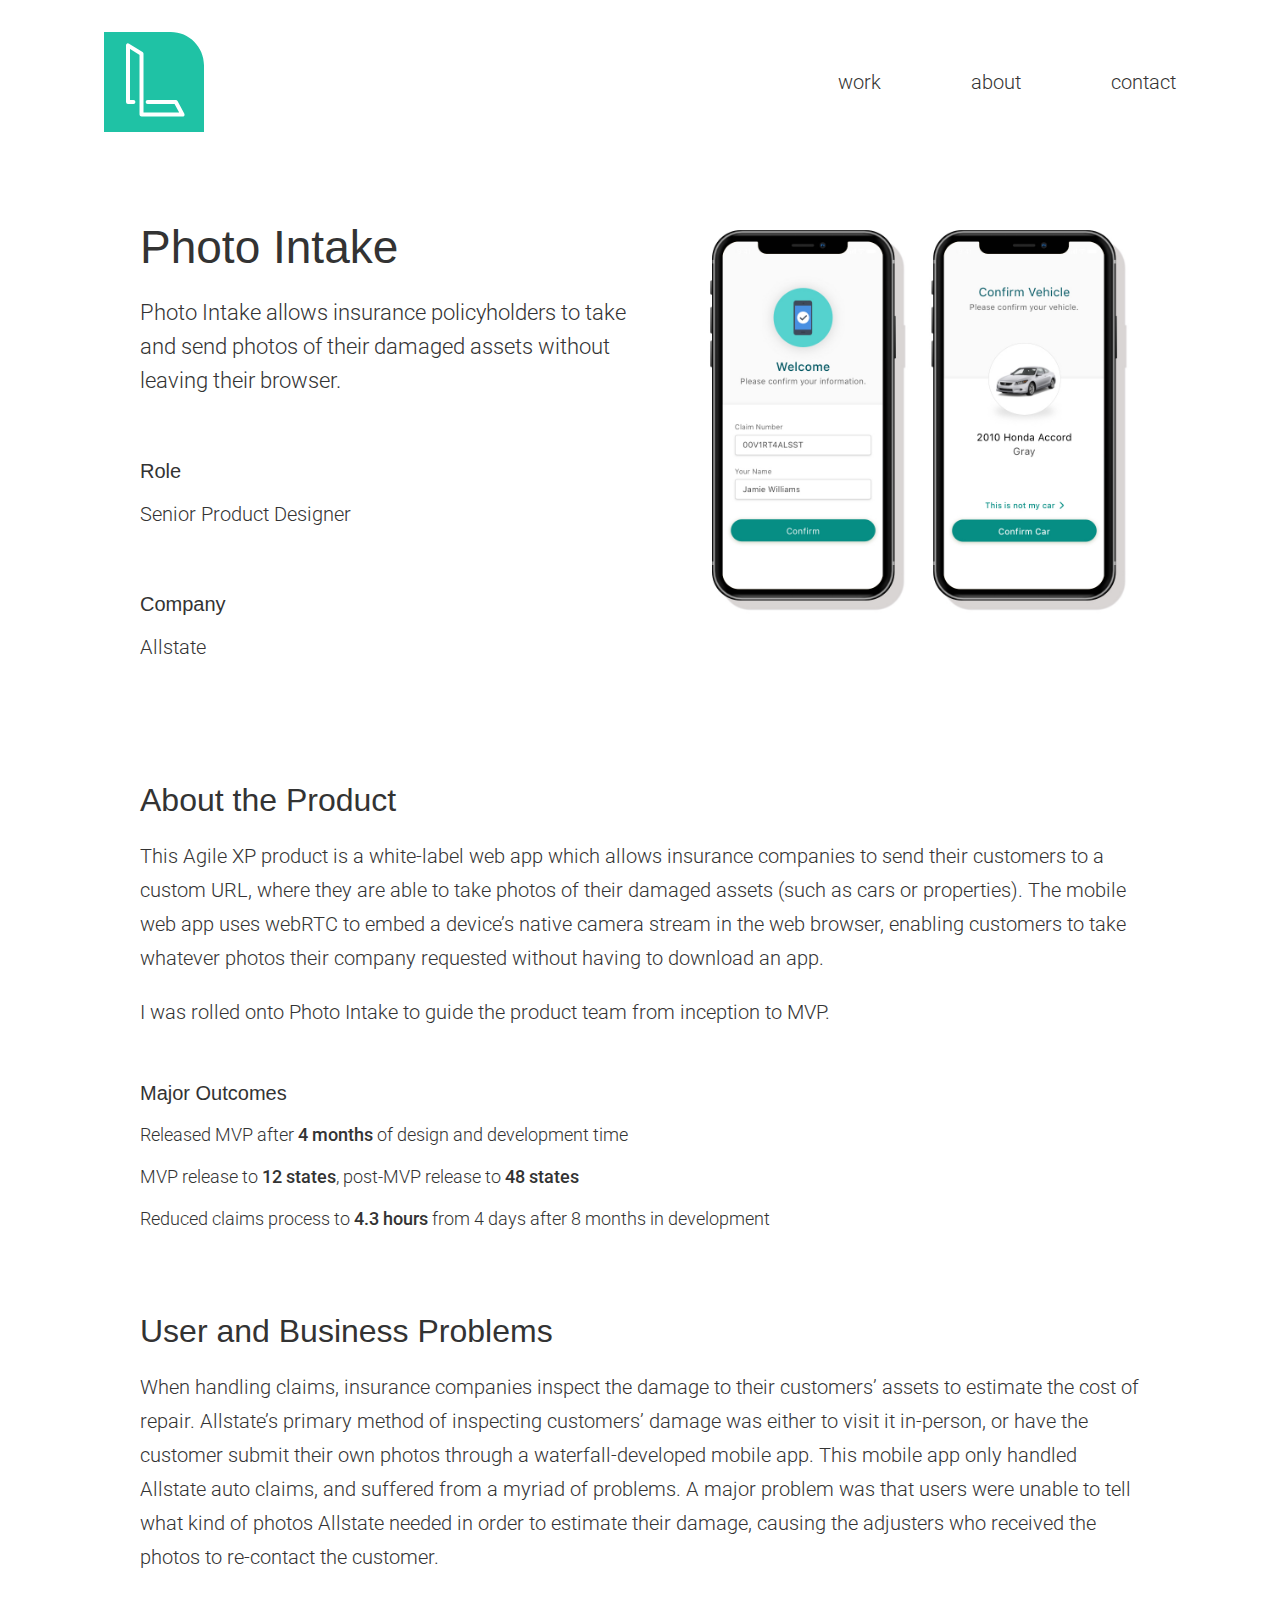
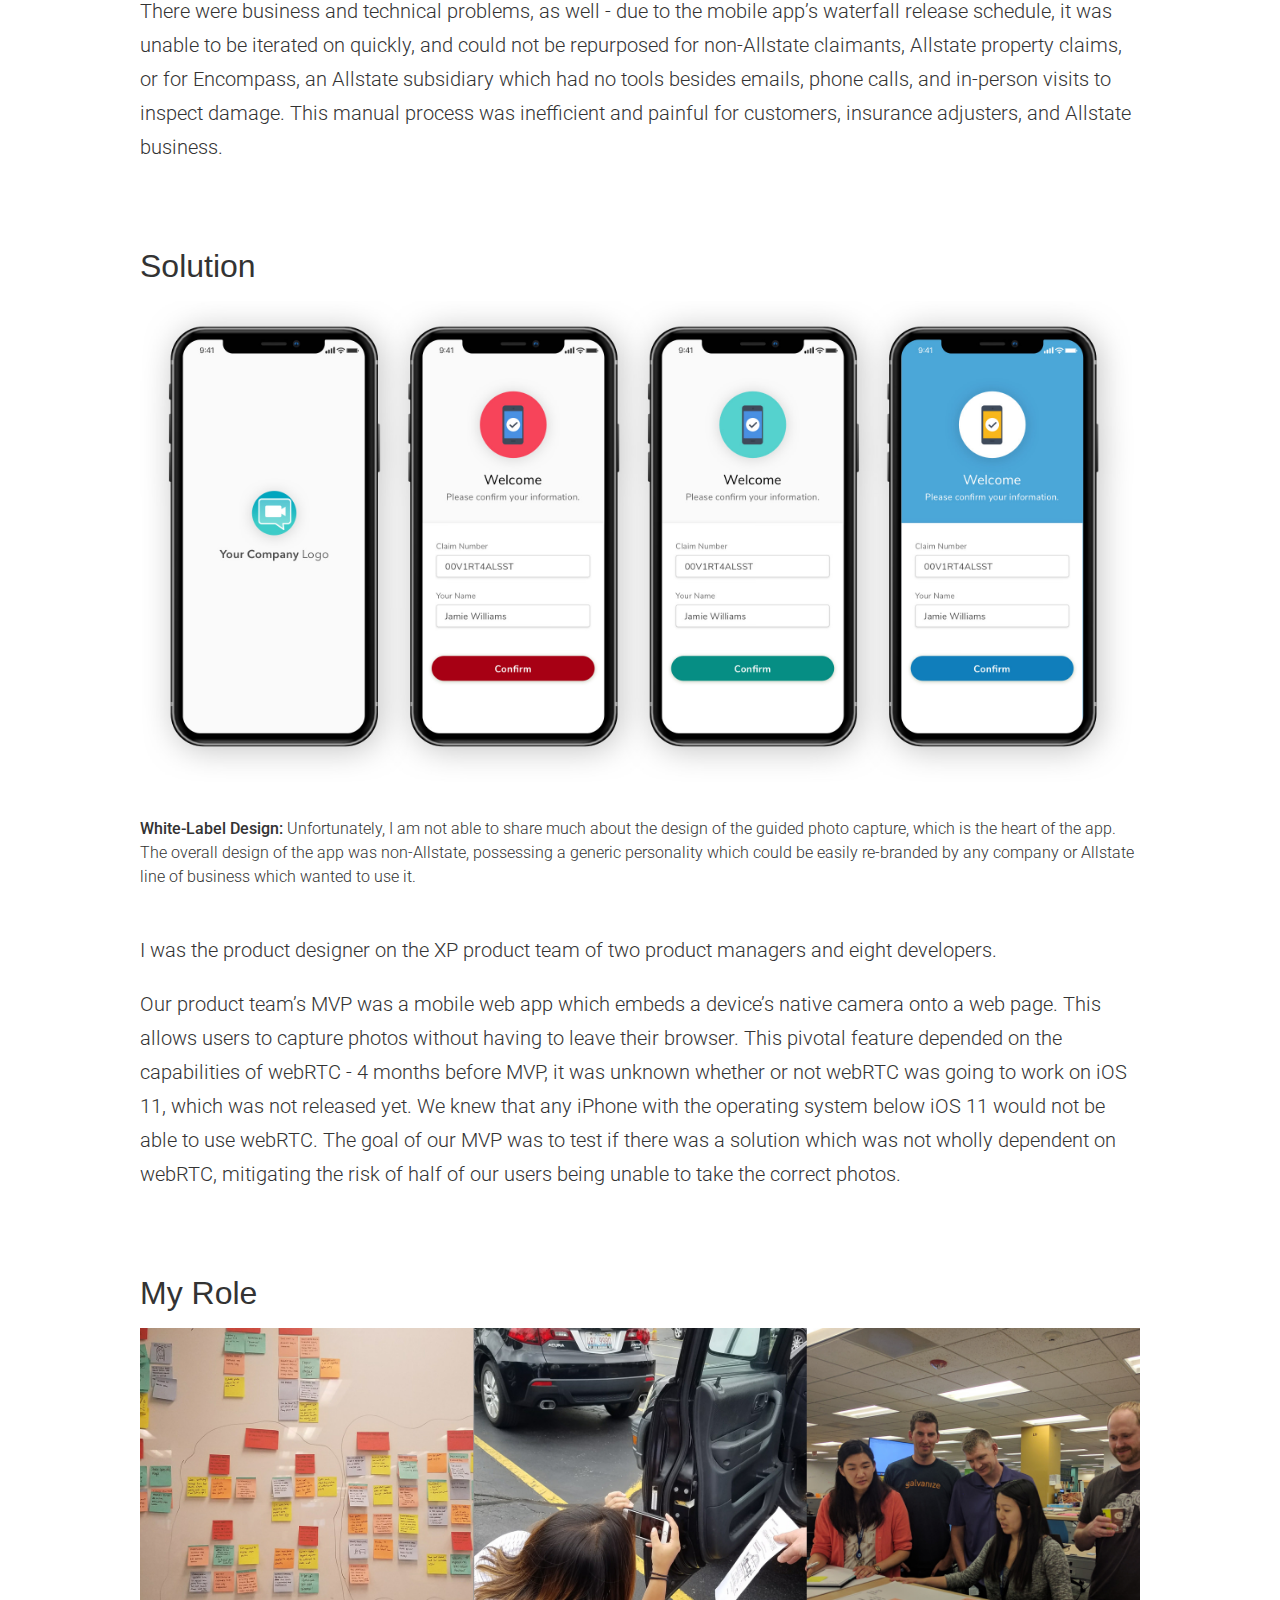
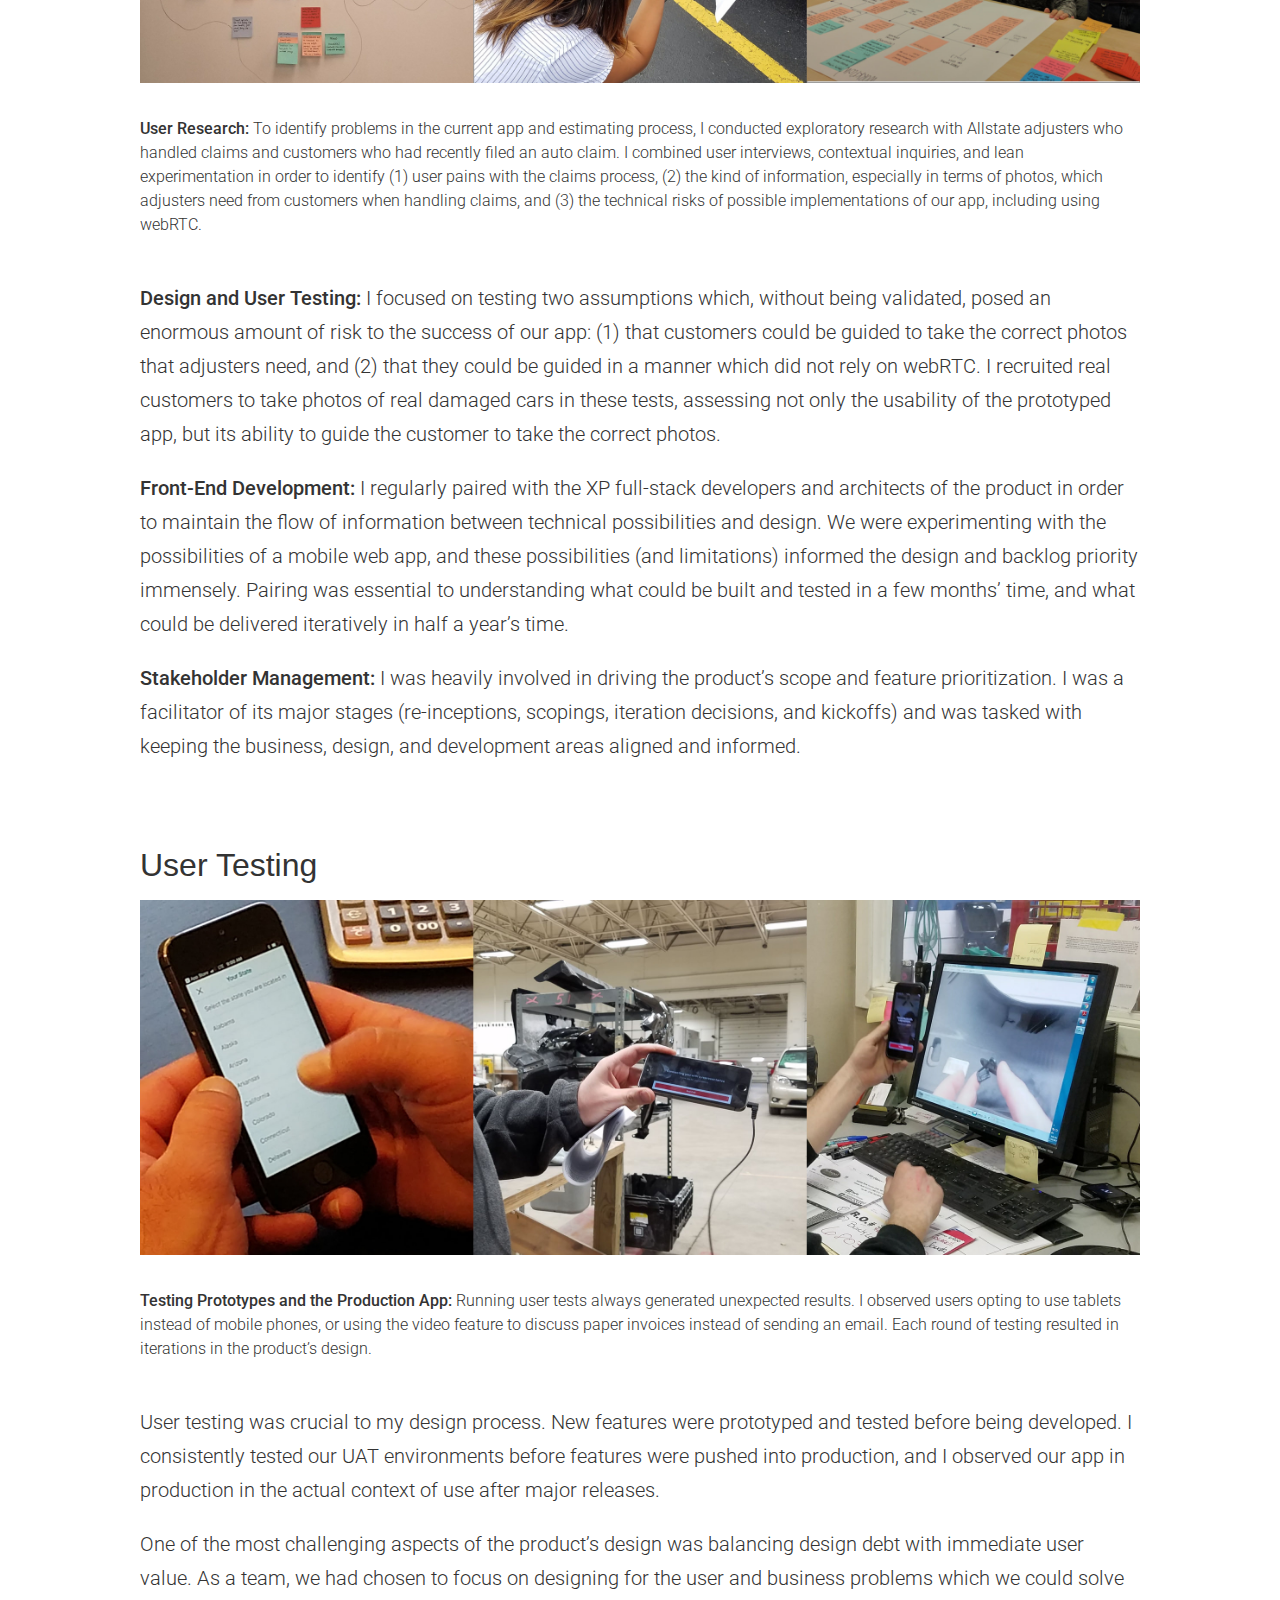
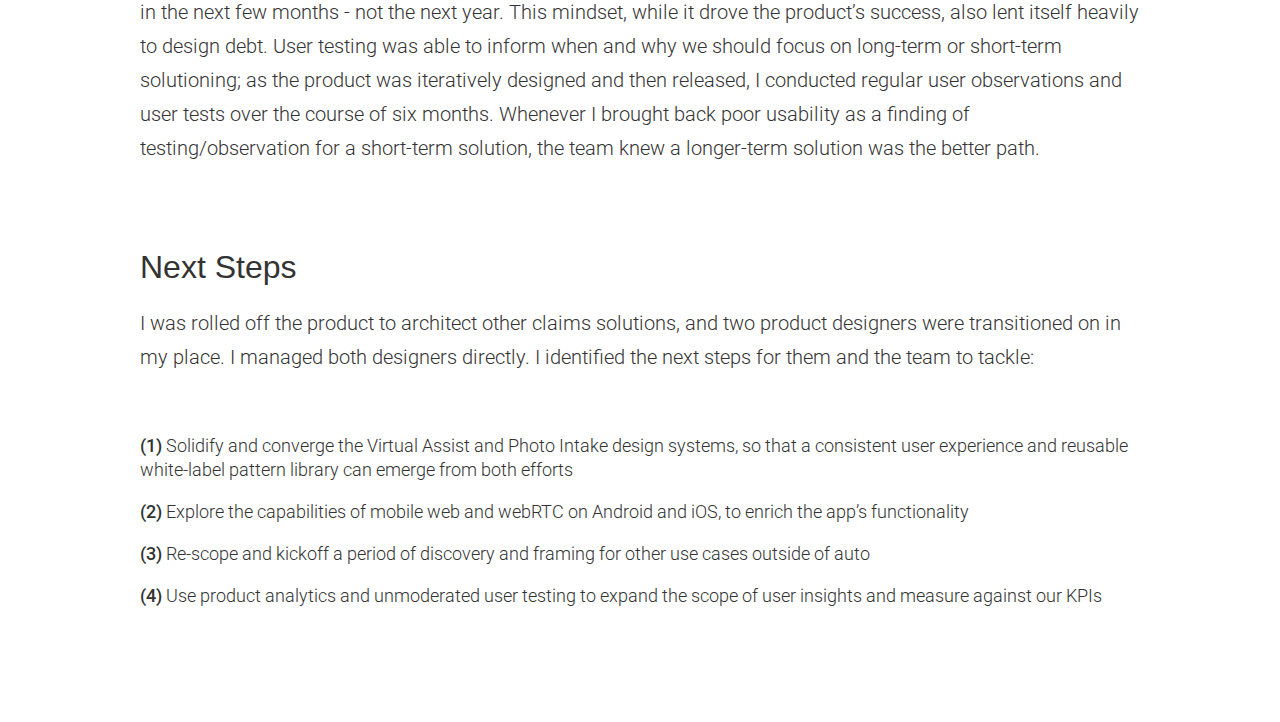
<file: V3/src/photo-intake.html>
<!doctype html>
<html class="no-js" lang="">

<head>
  <meta charset="utf-8">
  <meta http-equiv="x-ua-compatible" content="ie=edge">
  <title>Lydia Jiang | Photo Intake</title>
  <meta name="description" content="">
  <meta name="viewport" content="width=device-width, initial-scale=1, shrink-to-fit=no">

  <link rel="manifest" href="site.webmanifest">
  <link rel="apple-touch-icon" href="icon.png">
  <!-- Place favicon.ico in the root directory -->

  <link href="https://fonts.googleapis.com/css?family=Roboto:300,400,500,700" rel="stylesheet">
  <link rel="stylesheet" href="css/main.css">
  <link rel="stylesheet" href="css/project_template.css">
</head>

<body>

<div class="navigation">
  <a class="logo" href="index.html"><img src="img/index/logo.svg"></a>
  <div class="menu">
    <a href="index.html" class="menu_options">work</a>
    <a href="about.html" class="menu_options">about</a>
    <a href="contact.html" class="menu_options">contact</a>
  </div>
</div>

<main class="main">
  <section class="introduction">
    <div class="introduction_text">
      <h1>Photo Intake</h1>

      <div class="project_summary">
        <p class="summary_description">Photo Intake allows insurance policyholders to take and send photos of their damaged assets without leaving their browser.</p>

        <div class="project_summary-role-container">
          <div class="project_summary-role">Role</div>
          <p class="project_summary-role">Senior Product Designer</p>
        </div>

        <div class="project_summary-role-container">
          <div class="project_summary-role">Company</div>
          <p class="project_summary-role">Allstate</p>
        </div>
      </div>
    </div>

    <div class="introduction_image"><img src="img/photointake/rpi_intro-graphic.jpg" alt="screenshot of AVA"></div>
  </section>

  <div class="row">
    <h2 class="project_template">About the Product</h2>
    <p class="project_template">This Agile XP product is a white-label web app which allows insurance companies to send their customers to a custom URL, where they are able to take photos of their damaged assets (such as cars or properties). The mobile web app uses webRTC to embed a device’s native camera stream in the web browser, enabling customers to take whatever photos their company requested without having to download an app.</p>
    <p class="project_template">I was rolled onto Photo Intake to guide the product team from inception to MVP.</p>

    <br><br><br>

    <h3 class="project_template">Major Outcomes</h3>
    <p class="project_template-list">Released MVP after <b>4 months</b> of design and development time</p>
    <p class="project_template-list">MVP release to <b>12 states</b>, post-MVP release to <b>48 states</b></p>
    <p class="project_template-list">Reduced claims process to <b>4.3 hours</b> from 4 days after 8 months in development</p>
  </div>

  <div class="row">
    <h2 class="project_template">User and Business Problems</h2>

    <p class="project_template">When handling claims, insurance companies inspect the damage to their customers’ assets to estimate the cost of repair. Allstate’s primary method of inspecting customers’ damage was either to visit it in-person, or have the customer submit their own photos through a waterfall-developed mobile app. This mobile app only handled Allstate auto claims, and suffered from a myriad of problems. A major problem was that users were unable to tell what kind of photos Allstate needed in order to estimate their damage, causing the adjusters who received the photos to re-contact the customer.</p>

    <p class="project_template">There were business and technical problems, as well - due to the mobile app’s waterfall release schedule, it was unable to be iterated on quickly, and could not be repurposed for non-Allstate claimants, Allstate property claims, or for Encompass, an Allstate subsidiary which had no tools besides emails, phone calls, and in-person visits to inspect damage. This manual process was inefficient and painful for customers, insurance adjusters, and Allstate business.</p>
  </div>

  <div class="row">
    <h2 class="project_template">Solution</h2>
    <div class="ava_image"><img src="img/photointake/rpi_image-1.jpg" alt="screenshots of the designs"></div>
    <p class="caption"><b>White-Label Design:</b> Unfortunately, I am not able to share much about the design of the guided photo capture, which is the heart of the app. The overall design of the app was non-Allstate, possessing a generic personality which could be easily re-branded by any company or Allstate line of business which wanted to use it.</p>

    <p class="project_template">I was the product designer on the XP product team of two product managers and eight developers.</p>

    <p class="project_template">Our product team’s MVP was a mobile web app which embeds a device’s native camera onto a web page. This allows users to capture photos without having to leave their browser. This pivotal feature depended on the capabilities of webRTC - 4 months before MVP, it was unknown whether or not webRTC was going to work on iOS 11, which was not released yet. We knew that any iPhone with the operating system below iOS 11 would not be able to use webRTC. The goal of our MVP was to test if there was a solution which was not wholly dependent on webRTC, mitigating the risk of half of our users being unable to take the correct photos.</p>
  </div>

  <div class="row">
    <h2 class="project_template">My Role</h2>
    <div class="ava_image"><img src="img/photointake/rpi_image-2.jpg" alt="user research conducted at repair facilities"></div>
    <p class="caption"><b>User Research:</b> To identify problems in the current app and estimating process, I conducted exploratory research with Allstate adjusters who handled claims and customers who had recently filed an auto claim. I combined user interviews, contextual inquiries, and lean experimentation in order to identify (1) user pains with the claims process, (2) the kind of information, especially in terms of photos, which adjusters need from customers when handling claims, and (3) the technical risks of possible implementations of our app, including using webRTC.</p>

    <p class="project_template"><b>Design and User Testing:</b> I focused on testing two assumptions which, without being validated, posed an enormous amount of risk to the success of our app: (1) that customers could be guided to take the correct photos that adjusters need, and (2) that they could be guided in a manner which did not rely on webRTC. I recruited real customers to take photos of real damaged cars in these tests, assessing not only the usability of the prototyped app, but its ability to guide the customer to take the correct photos.</p>

    <p class="project_template"><b>Front-End Development:</b> I regularly paired with the XP full-stack developers and architects of the product in order to maintain the flow of information between technical possibilities and design. We were experimenting with the possibilities of a mobile web app, and these possibilities (and limitations) informed the design and backlog priority immensely. Pairing was essential to understanding what could be built and tested in a few months’ time, and what could be delivered iteratively in half a year’s time.</p>

    <p class="project_template"><b>Stakeholder Management:</b> I was heavily involved in driving the product’s scope and feature prioritization. I was a facilitator of its major stages (re-inceptions, scopings, iteration decisions, and kickoffs) and was tasked with keeping the business, design, and development areas aligned and informed.</p>
  </div>

  <div class="row">
    <h2 class="project_template">User Testing</h2>
    <div class="ava_image"><img src="img/virtualassist/va_image-4.jpg" alt="user research conducted at repair facilities"></div>
    <p class="caption"><b>Testing Prototypes and the Production App:</b> Running user tests always generated unexpected results. I observed users opting to use tablets instead of mobile phones, or using the video feature to discuss paper invoices instead of sending an email. Each round of testing resulted in iterations in the product’s design.</p>

    <p class="project_template">User testing was crucial to my design process. New features were prototyped and tested before being developed. I consistently tested our UAT environments before features were pushed into production, and I observed our app in production in the actual context of use after major releases.</p>

    <p class="project_template">One of the most challenging aspects of the product’s design was balancing design debt with immediate user value. As a team, we had chosen to focus on designing for the user and business problems which we could solve in the next few months - not the next year. This mindset, while it drove the product’s success, also lent itself heavily to design debt. User testing was able to inform when and why we should focus on long-term or short-term solutioning; as the product was iteratively designed and then released, I conducted regular user observations and user tests over the course of six months. Whenever I brought back poor usability as a finding of testing/observation for a short-term solution, the team knew a longer-term solution was the better path.</p>
  </div>

  <div class="row">
    <h2 class="project_template">Next Steps</h2>

    <p class="project_template">I was rolled off the product to architect other claims solutions, and two product designers were transitioned on in my place. I managed both designers directly. I identified the next steps for them and the team to tackle:</p>

    <br><br>

    <p class="project_template-list"><b>(1)</b> Solidify and converge the <a href="virtual-assist.html">Virtual Assist</a> and Photo Intake design systems, so that a consistent user experience and reusable white-label pattern library can emerge from both efforts</p>

    <p class="project_template-list"><b>(2)</b> Explore the capabilities of mobile web and webRTC on Android and iOS, to enrich the app’s functionality</p>

    <p class="project_template-list"><b>(3)</b> Re-scope and kickoff a period of discovery and framing for other use cases outside of auto</p>

    <p class="project_template-list"><b>(4)</b> Use product analytics and unmoderated user testing to expand the scope of user insights and measure against our KPIs</p>
  </div>

</main>

</body>

</html>
</file>
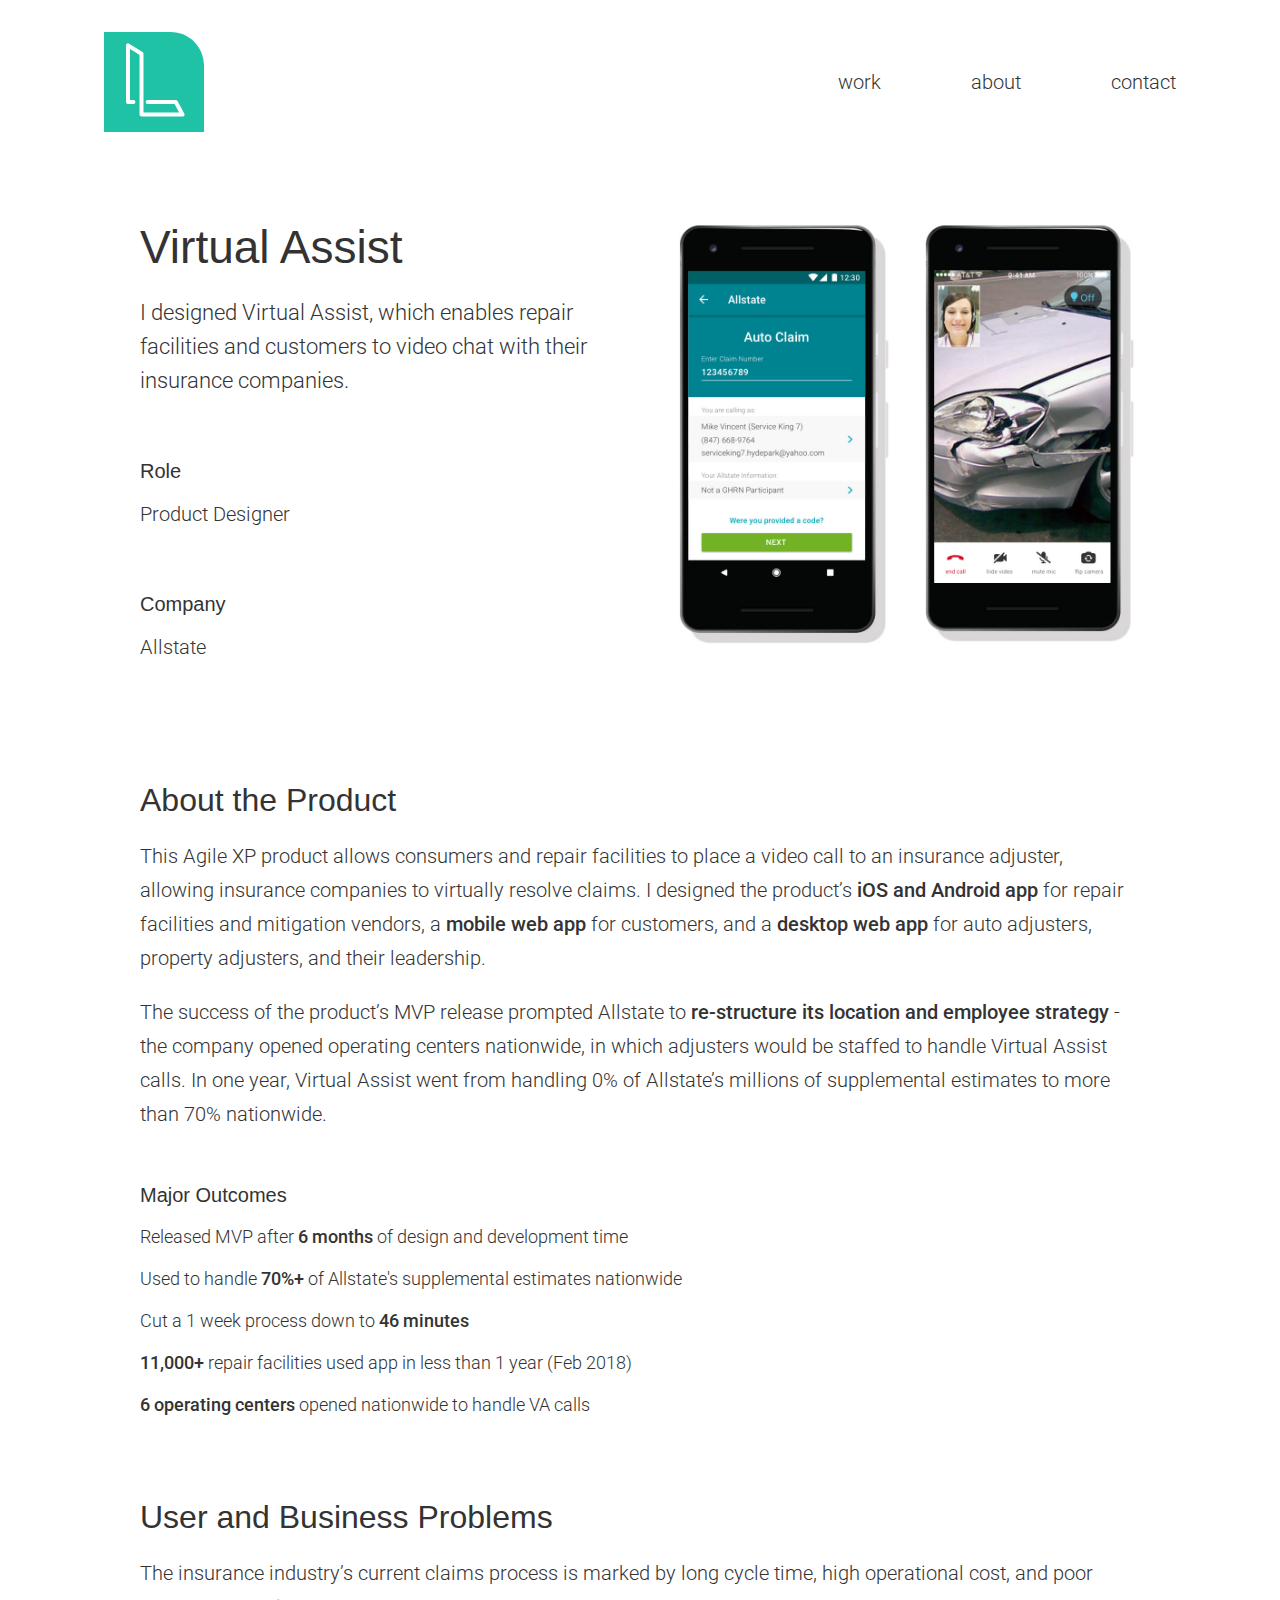
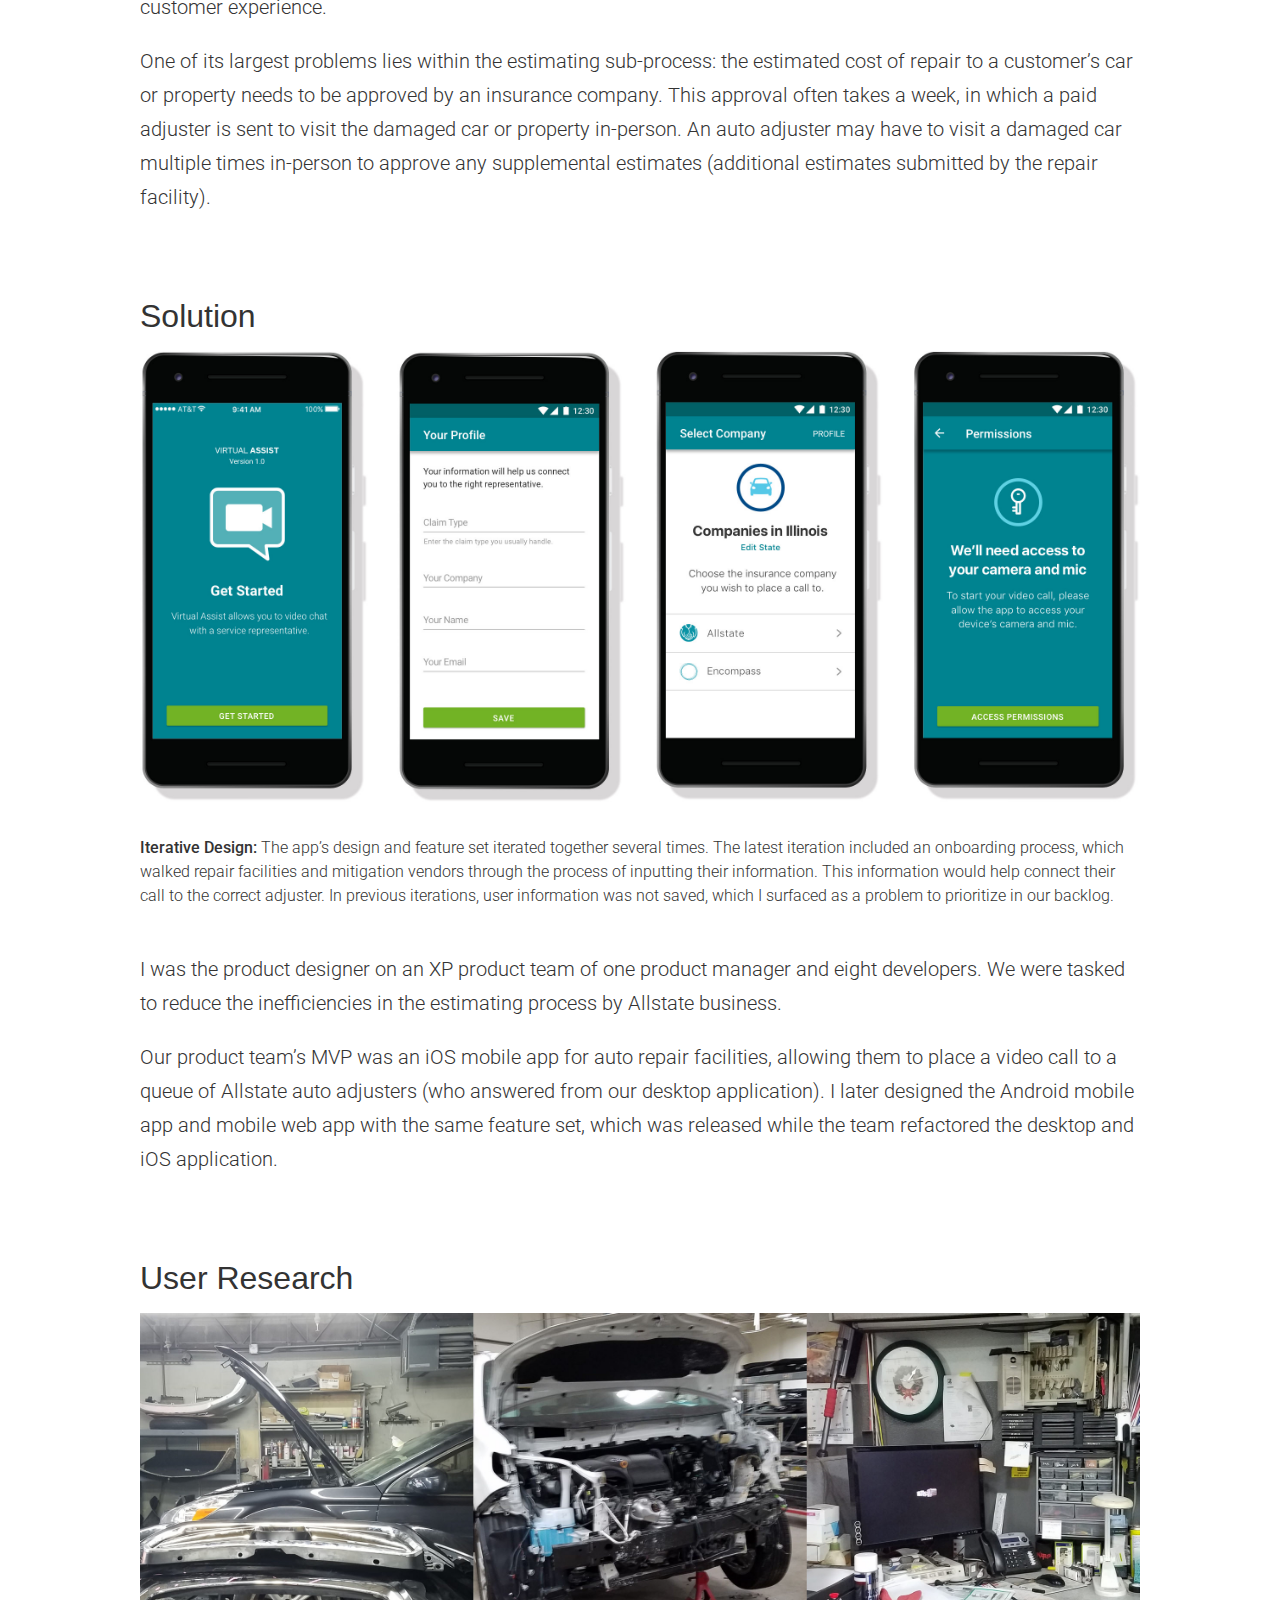
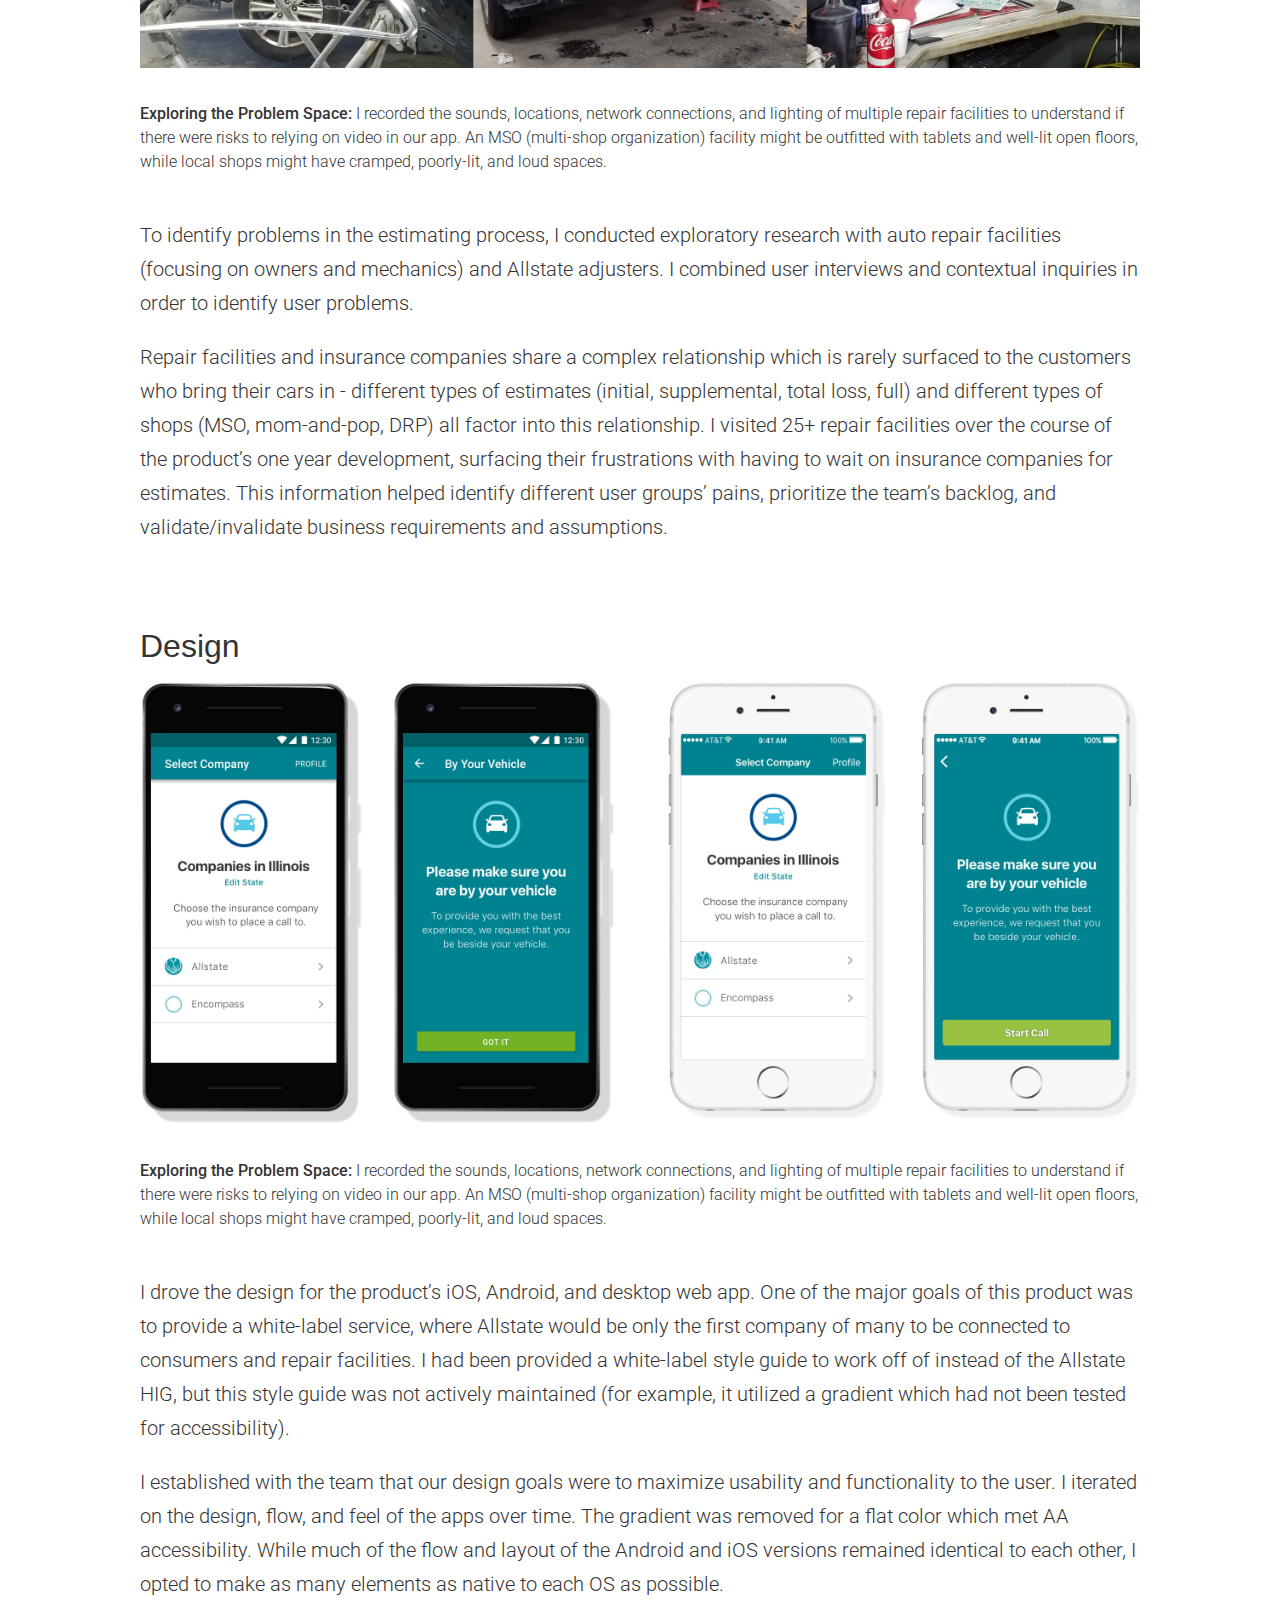
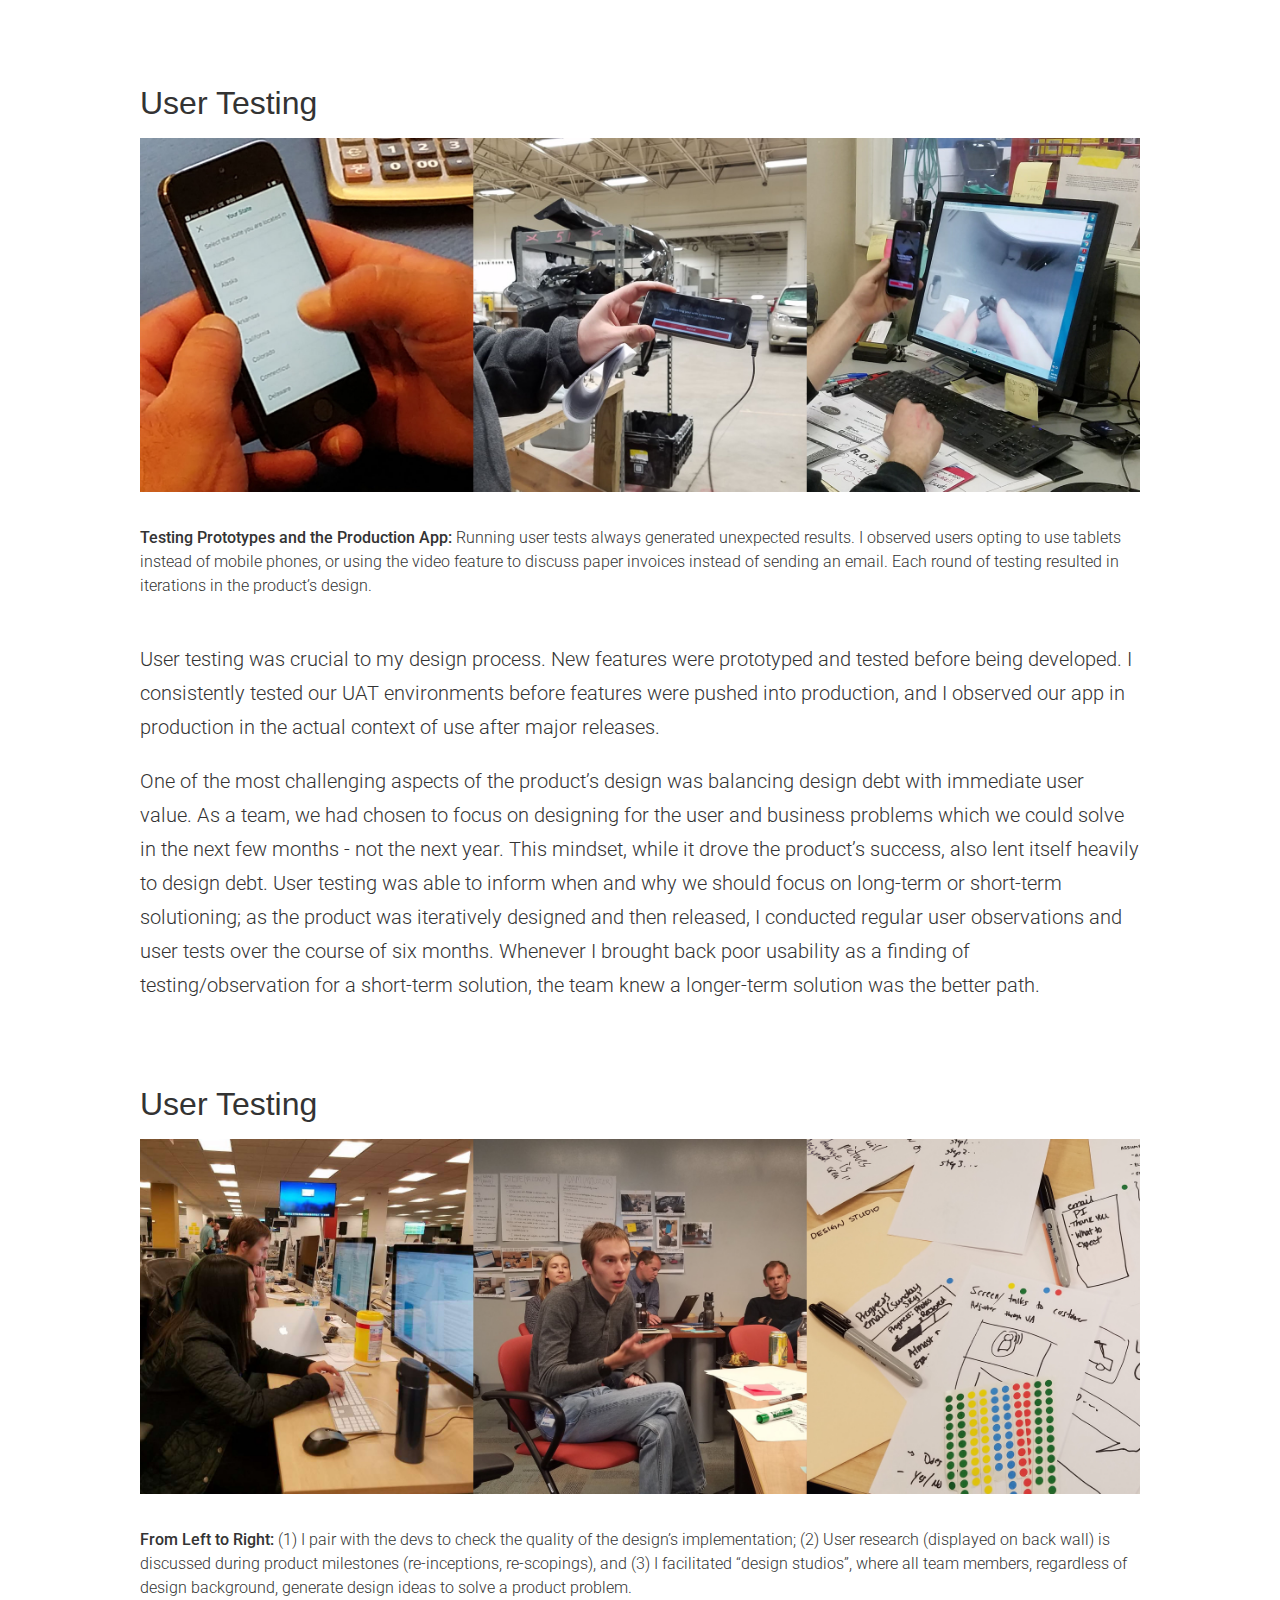
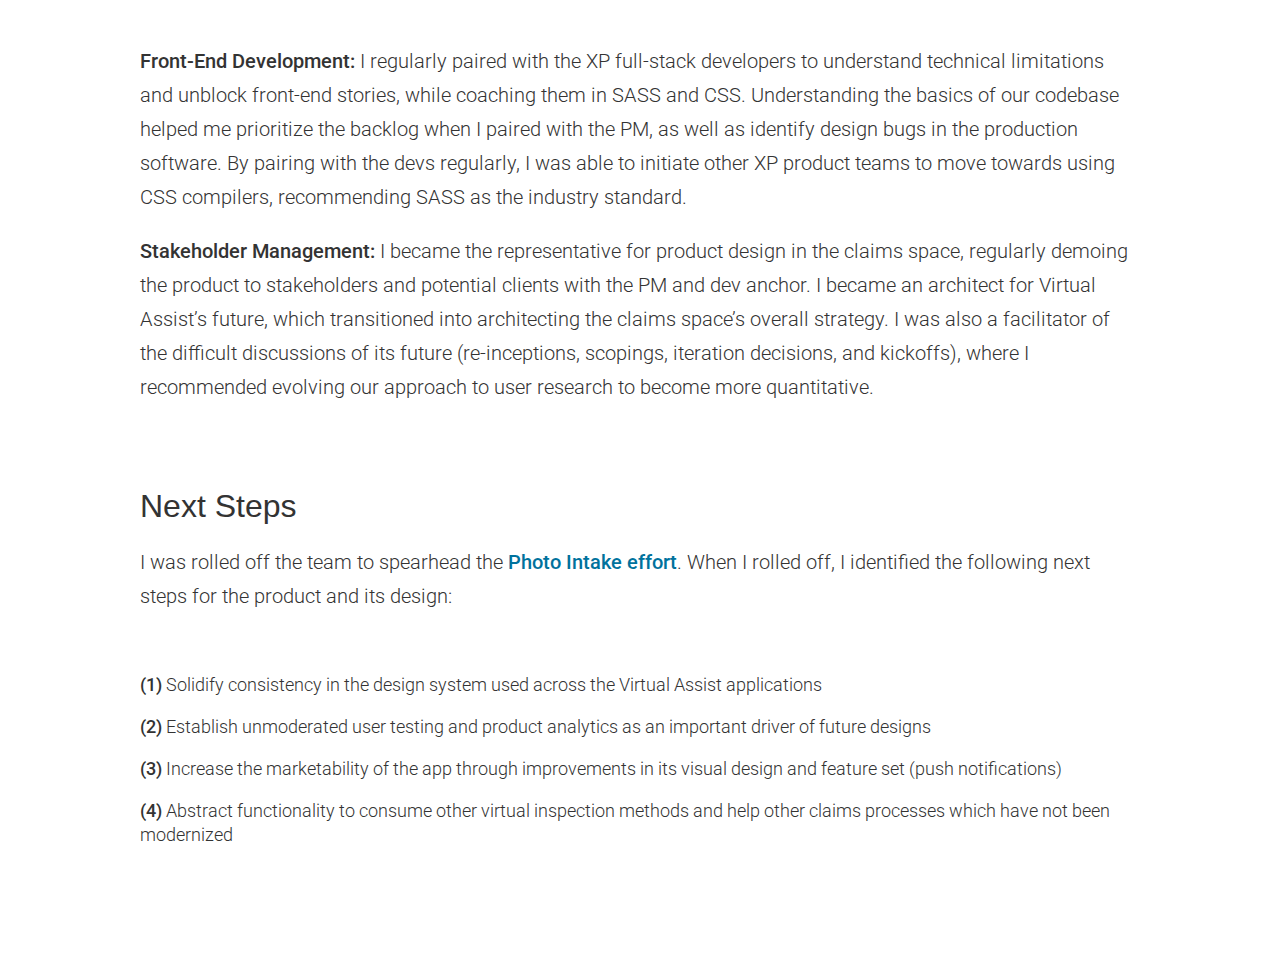
<file: V3/src/virtual-assist.html>
<!doctype html>
<html class="no-js" lang="">

<head>
  <meta charset="utf-8">
  <meta http-equiv="x-ua-compatible" content="ie=edge">
  <title>Lydia Jiang | Virtual Assist</title>
  <meta name="description" content="">
  <meta name="viewport" content="width=device-width, initial-scale=1, shrink-to-fit=no">

  <link rel="manifest" href="site.webmanifest">
  <link rel="apple-touch-icon" href="icon.png">
  <!-- Place favicon.ico in the root directory -->

  <link href="https://fonts.googleapis.com/css?family=Roboto:300,400,500,700" rel="stylesheet">
  <link rel="stylesheet" href="css/main.css">
  <link rel="stylesheet" href="css/project_template.css">
</head>

<body>

<div class="navigation">
  <a class="logo" href="index.html"><img src="img/index/logo.svg"></a>
  <div class="menu">
    <a href="index.html" class="menu_options">work</a>
    <a href="about.html" class="menu_options">about</a>
    <a href="contact.html" class="menu_options">contact</a>
  </div>
</div>

<main class="main">
  <section class="introduction">
    <div class="introduction_text">
      <h1>Virtual Assist</h1>

      <div class="project_summary">
        <p class="summary_description">I designed Virtual Assist, which enables repair facilities and customers to video chat with their insurance companies.</p>

        <div class="project_summary-role-container">
          <div class="project_summary-role">Role</div>
          <p class="project_summary-role">Product Designer</p>
        </div>

        <div class="project_summary-role-container">
          <div class="project_summary-role">Company</div>
          <p class="project_summary-role">Allstate</p>
        </div>
      </div>
    </div>

    <div class="introduction_image"><img src="img/virtualassist/va_intro-graphic.jpg" alt="screenshot of AVA"></div>
  </section>

  <div class="row">
    <h2 class="project_template">About the Product</h2>
    <p class="project_template">This Agile XP product allows consumers and repair facilities to place a video call to an insurance adjuster, allowing insurance companies to virtually resolve claims. I designed the product’s <b>iOS and Android app</b> for repair facilities and mitigation vendors, a <b>mobile web app</b> for customers, and a <b>desktop web app</b> for auto adjusters, property adjusters, and their leadership.</p>
    <p class="project_template">The success of the product’s MVP release prompted Allstate to <b>re-structure its location and employee strategy</b> - the company opened operating centers nationwide, in which adjusters would be staffed to handle Virtual Assist calls. In one year, Virtual Assist went from handling 0% of Allstate’s millions of supplemental estimates to more than 70% nationwide.</p>

    <br><br><br>

    <h3 class="project_template">Major Outcomes</h3>
    <p class="project_template-list">Released MVP after <b>6 months</b> of design and development time</p>
    <p class="project_template-list">Used to handle <b>70%+</b> of Allstate's supplemental estimates nationwide</p>
    <p class="project_template-list">Cut a 1 week process down to <b>46 minutes</b></p>
    <p class="project_template-list"><b>11,000+</b> repair facilities used app in less than 1 year (Feb 2018)</p>
    <p class="project_template-list"><b>6 operating centers</b> opened nationwide to handle VA calls</p>
  </div>

  <div class="row">
    <h2 class="project_template">User and Business Problems</h2>

    <p class="project_template">The insurance industry’s current claims process is marked by long cycle time, high operational cost, and poor customer experience.</p>

    <p class="project_template">One of its largest problems lies within the estimating sub-process: the estimated cost of repair to a customer’s car or property needs to be approved by an insurance company. This approval often takes a week, in which a paid adjuster is sent to visit the damaged car or property in-person. An auto adjuster may have to visit a damaged car multiple times in-person to approve any supplemental estimates (additional estimates submitted by the repair facility).</p>
  </div>

  <div class="row">
    <h2 class="project_template">Solution</h2>
    <div class="ava_image"><img src="img/virtualassist/va_image-1.jpg" alt="screenshots of the designs"></div>
    <p class="caption"><b>Iterative Design:</b> The app’s design and feature set iterated together several times. The latest iteration included an onboarding process, which walked repair facilities and mitigation vendors through the process of inputting their information. This information would help connect their call to the correct adjuster. In previous iterations, user information was not saved, which I surfaced as a problem to prioritize in our backlog.</p>

    <p class="project_template">I was the product designer on an XP product team of one product manager and eight developers. We were tasked to reduce the inefficiencies in the estimating process by Allstate business.</p>

    <p class="project_template">Our product team’s MVP was an iOS mobile app for auto repair facilities, allowing them to place a video call to a queue of Allstate auto adjusters (who answered from our desktop application). I later designed the Android mobile app and mobile web app with the same feature set, which was released while the team refactored the desktop and iOS application.</p>
  </div>

  <div class="row">
    <h2 class="project_template">User Research</h2>
    <div class="ava_image"><img src="img/virtualassist/va_image-2.jpg" alt="user research conducted at repair facilities"></div>
    <p class="caption"><b>Exploring the Problem Space:</b> I recorded the sounds, locations, network connections, and lighting of multiple repair facilities to understand if there were risks to relying on video in our app. An MSO (multi-shop organization) facility might be outfitted with tablets and well-lit open floors, while local shops might have cramped, poorly-lit, and loud spaces.</p>

    <p class="project_template">To identify problems in the estimating process, I conducted exploratory research with auto repair facilities (focusing on owners and mechanics) and Allstate adjusters. I combined user interviews and contextual inquiries in order to identify user problems.</p>

    <p class="project_template">Repair facilities and insurance companies share a complex relationship which is rarely surfaced to the customers who bring their cars in - different types of estimates (initial, supplemental, total loss, full) and different types of shops (MSO, mom-and-pop, DRP) all factor into this relationship. I visited 25+ repair facilities over the course of the product’s one year development, surfacing their frustrations with having to wait on insurance companies for estimates. This information helped identify different user groups’ pains, prioritize the team’s backlog, and validate/invalidate business requirements and assumptions.</p>
  </div>

  <div class="row">
    <h2 class="project_template">Design</h2>
    <div class="ava_image"><img src="img/virtualassist/va_image-3.jpg" alt="user research conducted at repair facilities"></div>
    <p class="caption"><b>Exploring the Problem Space:</b> I recorded the sounds, locations, network connections, and lighting of multiple repair facilities to understand if there were risks to relying on video in our app. An MSO (multi-shop organization) facility might be outfitted with tablets and well-lit open floors, while local shops might have cramped, poorly-lit, and loud spaces.</p>

    <p class="project_template">I drove the design for the product’s iOS, Android, and desktop web app. One of the major goals of this product was to provide a white-label service, where Allstate would be only the first company of many to be connected to consumers and repair facilities. I had been provided a white-label style guide to work off of instead of the Allstate HIG, but this style guide was not actively maintained (for example, it utilized a gradient which had not been tested for accessibility).</p>

    <p class="project_template">I established with the team that our design goals were to maximize usability and functionality to the user. I iterated on the design, flow, and feel of the apps over time. The gradient was removed for a flat color which met AA accessibility. While much of the flow and layout of the Android and iOS versions remained identical to each other, I opted to make as many elements as native to each OS as possible.</p>
  </div>

  <div class="row">
    <h2 class="project_template">User Testing</h2>
    <div class="ava_image"><img src="img/virtualassist/va_image-4.jpg" alt="user research conducted at repair facilities"></div>
    <p class="caption"><b>Testing Prototypes and the Production App:</b> Running user tests always generated unexpected results. I observed users opting to use tablets instead of mobile phones, or using the video feature to discuss paper invoices instead of sending an email. Each round of testing resulted in iterations in the product’s design.</p>

    <p class="project_template">User testing was crucial to my design process. New features were prototyped and tested before being developed. I consistently tested our UAT environments before features were pushed into production, and I observed our app in production in the actual context of use after major releases.</p>

    <p class="project_template">One of the most challenging aspects of the product’s design was balancing design debt with immediate user value. As a team, we had chosen to focus on designing for the user and business problems which we could solve in the next few months - not the next year. This mindset, while it drove the product’s success, also lent itself heavily to design debt. User testing was able to inform when and why we should focus on long-term or short-term solutioning; as the product was iteratively designed and then released, I conducted regular user observations and user tests over the course of six months. Whenever I brought back poor usability as a finding of testing/observation for a short-term solution, the team knew a longer-term solution was the better path.</p>
  </div>

  <div class="row">
    <h2 class="project_template">User Testing</h2>
    <div class="ava_image"><img src="img/virtualassist/va_image-5.jpg" alt="pairing with developers and product managers"></div>
    <p class="caption"><b>From Left to Right:</b> (1) I pair with the devs to check the quality of the design’s implementation; (2) User research (displayed on back wall) is discussed during product milestones (re-inceptions, re-scopings), and (3) I facilitated “design studios”, where all team members, regardless of design background, generate design ideas to solve a product problem.</p>

    <p class="project_template"><b>Front-End Development:</b> I regularly paired with the XP full-stack developers to understand technical limitations and unblock front-end stories, while coaching them in SASS and CSS. Understanding the basics of our codebase helped me prioritize the backlog when I paired with the PM, as well as identify design bugs in the production software. By pairing with the devs regularly, I was able to initiate other XP product teams to move towards using CSS compilers, recommending SASS as the industry standard.</p>

    <p class="project_template"><b>Stakeholder Management:</b> I became the representative for product design in the claims space, regularly demoing the product to stakeholders and potential clients with the PM and dev anchor. I became an architect for Virtual Assist’s future, which transitioned into architecting the claims space’s overall strategy. I was also a facilitator of the difficult discussions of its future (re-inceptions, scopings, iteration decisions, and kickoffs), where I recommended evolving our approach to user research to become more quantitative.</p>
  </div>

  <div class="row">
    <h2 class="project_template">Next Steps</h2>

    <p class="project_template">I was rolled off the team to spearhead the <a class="project_template" href="photo-intake.html">Photo Intake effort</a>. When I rolled off, I identified the following next steps for the product and its design:</p>

    <br><br>

    <p class="project_template-list"><b>(1)</b> Solidify consistency in the design system used across the Virtual Assist applications</p>

    <p class="project_template-list"><b>(2)</b> Establish unmoderated user testing and product analytics as an important driver of future designs</p>

    <p class="project_template-list"><b>(3)</b> Increase the marketability of the app through improvements in its visual design and feature set (push notifications)</p>

    <p class="project_template-list"><b>(4)</b> Abstract functionality to consume other virtual inspection methods and help other claims processes which have not been modernized</p>
  </div>

</main>

</body>

</html>
</file>
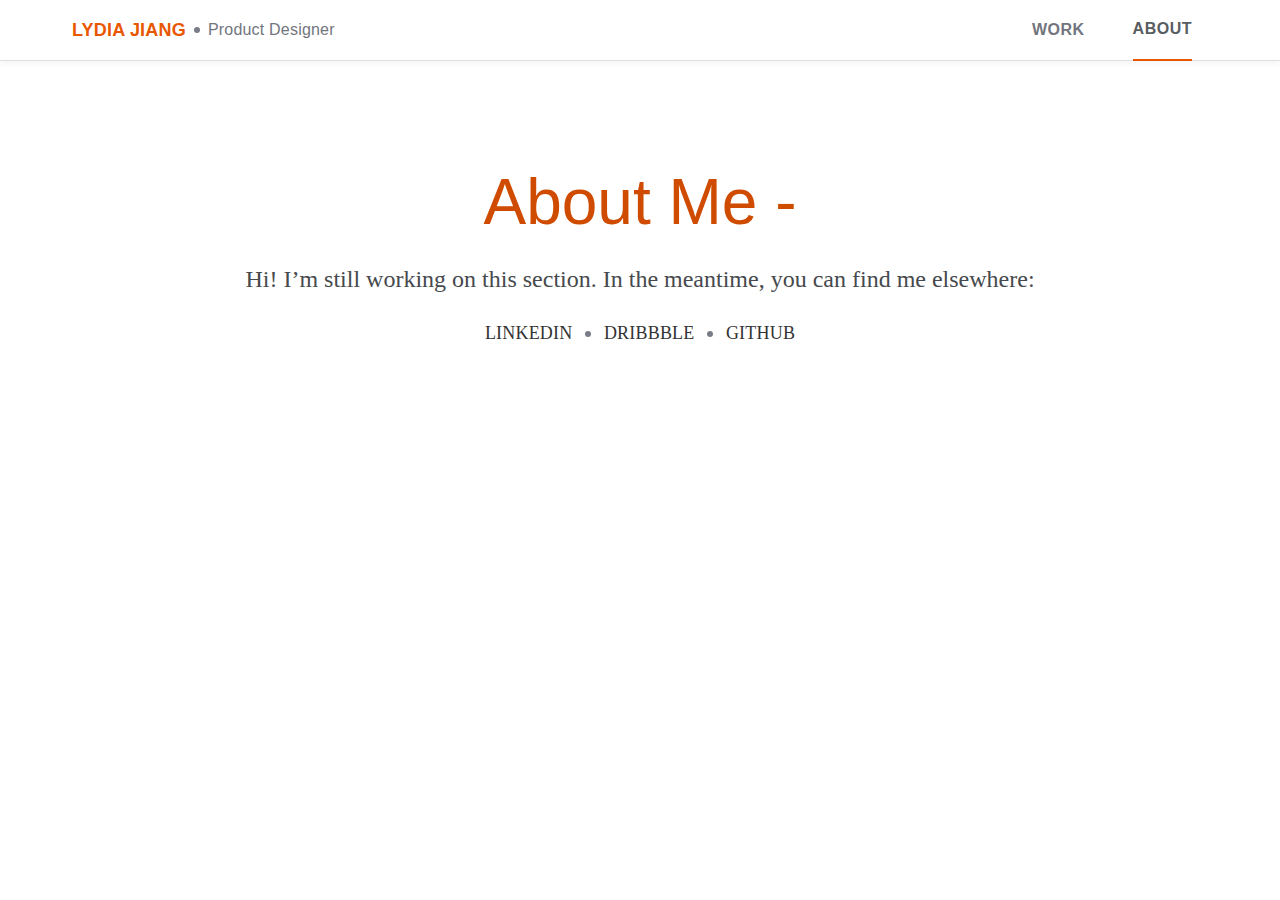
<file: V4/src/about.html>
<!doctype html>
<html class="no-js" lang="">

<head>
  <meta charset="utf-8">
  <meta http-equiv="x-ua-compatible" content="ie=edge">
  <title>Lydia Jiang | About</title>
  <meta name="description" content="">
  <meta name="viewport" content="width=device-width, initial-scale=1, shrink-to-fit=no">

  <link rel="manifest" href="site.webmanifest">
  <link rel="apple-touch-icon" href="icon.png">
  <!-- Place favicon.ico in the root directory -->

  <link href="https://fonts.googleapis.com/css?family=Roboto:300,400,500,700" rel="stylesheet">
  <link rel="stylesheet" href="css/main.css">
  <link rel="stylesheet" href="css/index.css">
</head>

<body>

<div class="navigation">
  <div class="navigation_wrapper">
    <a class="nav_title" href="index.html">LYDIA JIANG<span class="nav_title-role"><span class="circle"></span>Product Designer</span></a>
    <div class="nav_title_small">LYDIA JIANG</div>
    <div class="nav_menu">
      <a class="menu_options" href="index.html">WORK</a>
      <a class="menu_options menu_options-selected" href="about.html">ABOUT</a>
    </div>
  </div>
</div>

<main class="main">
  <section class="introduction">
    <h1>About Me -</h1>
    <p class="introduction_text">Hi! I’m still working on this section. In the meantime, you can find me elsewhere:</p>

    <p class="work_description">
      <a href="https://www.linkedin.com/in/lydjiang/">LINKEDIN</a>
      <span class="circle"></span>
      <a href="https://dribbble.com/lydiajiang">DRIBBBLE</a>
      <span class="circle"></span>
      <a href="https://github.com/lydiajiang">GITHUB</a>
    </p>
  </section>


</main>


</body>

</html>
</file>
<file: V3/src/css/main.css>
/* Imports */
/* ========================================================================== */

/* Graphik Medium */
@font-face {
  font-family: 'Graphik';
  src: url('/fonts/Graphik-Medium.ttf') format('ttf'),
  url('/fonts/Graphik-Medium.ttf') format('ttf');
  font-weight: 500;
}


/* Base Styles */
/* ========================================================================== */

html, body {margin: 0; padding: 0; font-family: Roboto, sans-serif; font-weight: 300; color: #333333;}
  html {font-size: 62.5%;}
  main, section {display: block;}
  h1, h2, h3, h4 {font-weight: normal; margin: 0; padding: 0;}
  h1 {font-family: Graphik, Helvetica, Arial, sans-serif; font-weight: 500; font-size: 4.6rem;}
  a, a:visited, a:hover {text-decoration: none; color: unset;}
    a:hover {cursor: pointer;}
  b {font-weight: 500;}


/* Navigation */
/* ========================================================================== */
.navigation {display: flex; padding: 3.2rem 10.4rem; justify-content: space-between; align-items: center;}
  a.logo {width: 10.0rem; height: 10.0rem; display: block;}
    a.logo:hover {opacity: 0.7; transition: opacity 0.4s;}
    .logo img {width: 100%;}
  .menu_options {font-size: 2.0rem; padding-right: 8.8rem;}
    .menu_options:last-child {padding-right: 0;}
  a.menu_options:hover {color: #11A58B; transition: color 0.4s;}
    .menu_options-selected {font-weight: 500;}
a.text_link {font-weight: 500; color: #00729D;}
  a.text_link:hover {color: #005B7D;}

@media screen and (max-width: 1180px) {
  .navigation {width: 80%; margin: auto; padding: 3.2rem 0;}
}

@media screen and (max-width: 600px) {
  .navigation {margin: auto; text-align: center;}
    a.logo {display: none;}
    .menu {display: flex; flex-direction: row; width: 80%; margin: auto; font-size: 1.4rem;}
      .menu_options {padding: 0; flex: 1; font-size: 1.8rem;}
}
</file>
<file: V3/src/css/index.css>
/* Content */
/* ========================================================================== */

.introduction {margin: 8.0rem 0 0;}
  .introduction p {font-size: 2.0rem; line-height: 3.4rem;}

.work {margin: 16.0rem 0 0;}
  .work_row {display: flex; flex-direction: row; margin: 4.8rem 0;}
    .work_piece {width: 50%; text-align: center;}
      .work_piece:first-child {margin-right: 3.2rem;}
      .work_piece:last-child {margin-left: 3.2rem;}
      a.work_title, a.work_image {display: block;}
      a.work_title, .work_description {font-size: 1.6rem;}
        .work_description {margin: 0.8rem 0 1.6rem 0;}
        a.work_title {font-weight: 500; margin-top: 1.6rem;}
        a.work_image img {width: 100%;}
          a.work_image:hover {opacity: 0.7; transition: opacity 0.4s;}


/* Main */
/* ========================================================================== */
.main {width: 900px; margin: auto; padding: 0 0 4.8rem 0;}


@media screen and (max-width: 1180px) {
  .main {width: 80%;}
}

@media screen and (max-width: 600px) {
  .work_row {display: block; margin: 0;}
    .work_piece {width: 100%; margin: 0 0 7.2rem 0;}
      .work_piece:last-child {margin-left: 0;}

  h1 {font-size: 3.2rem;}
  .introduction p {font-size: 1.8rem;}
}

@media screen and (max-width: 450px) {
  a.work_title, p.work_description {font-size: 1.4rem;}
}
</file>
<file: V4/src/css/main.css>
/* Imports */
/* ========================================================================== */

/* Graphik Medium */
@font-face {
  font-family: 'Graphik';
  src: url('/fonts/Graphik-Medium.ttf') format('ttf'),
  url('/fonts/Graphik-Medium.ttf') format('ttf');
  font-weight: 500;
}


/* Base Styles */
/* ========================================================================== */

html, body {margin: 0; padding: 0; font-family: Assistant, Helvetica, sans-serif; font-weight: 400; color: #333333;}
  html {font-size: 62.5%;}
  main, section {display: block;}
  h1, h2, h3, h4 {font-weight: normal; margin: 0; padding: 0;}
  h1 {font-family: "Playfair Display", Georgia, sans-serif; font-weight: 500; font-size: 6.4rem; color: #CF4B00;}
  a, a:visited, a:hover {text-decoration: none; color: unset; transition: all 0.2s;}
    a:hover {cursor: pointer; border-bottom: 4px solid #CF4B00 !important; transition: all 0.2s;}
  b {font-weight: 700; background-color: rgba(207,75,0,0.1);}
  .color_highlight {color: #CF4B00;}

/* Navigation */
/* ========================================================================== */
.navigation {height: 6.0rem; border-bottom: 1px solid #E1E1E3; box-shadow: 0 2px 7px rgba(0,0,0,0.05); font-family: "Assistant", Helvetica, Arial, sans-serif;}
  .navigation_wrapper {display: flex; justify-content: space-between; margin: 0 7.2rem; height: 100%; }
    a.nav_title, .nav_title_small {font-size: 1.8rem; font-weight: 600; color: #E85700; letter-spacing: 0.2px; height: 100%; display: flex; align-items: center;}
      a.nav_title:hover {border: none !important;}
      .nav_title_small {display: none;}
      .nav_title-role {color: #72757E; font-size: 1.6rem; font-weight: 400;}
    .nav_menu {display: flex; align-items: center; margin-right: 1.6rem;}
      a.menu_options {font-weight: 600; color: #72757E; font-size: 1.6rem; letter-spacing: 0.5px; height: 100%; display: flex; align-items: center; border-bottom: 1px solid #E1E1E3;}
        a.menu_options-selected {color: #585D61; border-bottom: 2px solid #E85700;}
        a.menu_options:last-child {margin-left: 4.8rem;}
  .circle {height: 0.6rem; width: 0.6rem; background-color: #7A7D87; border-radius: 50%; display: inline-block; position: relative; top: -0.2rem; margin: 0 0.8rem;}


@media screen and (max-width: 600px) {
  .navigation {margin: auto; text-align: center;}
    .navigation_wrapper {margin: 0 2.4rem;}
    a.nav_title {display: none;}
    .nav_title_small {display: flex; align-items: center; height: 100%;}
    .menu {display: flex; flex-direction: row; width: 80%; margin: auto; font-size: 1.4rem;}
      .menu_options {padding: 0; flex: 1; font-size: 1.8rem;}
}
</file>
<file: V4/src/css/index.css>
/* Content */
/* ========================================================================== */

.introduction {margin: 10.4rem 0 0; text-align: center;}
  p.introduction_text {font-family: "Playfair Display", Georgia, serif; font-size: 2.4rem; line-height: 3.2rem; color: #46494D;}
  a.introduction_subtitle {font-family: Assistant, Helvetica, sans-serif; font-weight: 300; font-size: 1.6rem; color: #61676B;}

.work {margin: 16.0rem 0 0;}
  .work_row {display: flex; flex-direction: row; margin: 4.8rem 0;}
    .work_piece {width: 50%; text-align: center;}
      .work_piece:first-child {margin-right: 3.2rem;}
      .work_piece:last-child {margin-left: 3.2rem;}
      a.work_image {display: block;}
    .work_text {text-align: center; padding: 3.2rem 0 0 0;}
      a.work_title {font-family: Assistant, Helvetica, sans-serif; border-bottom: 4px solid rgba(232, 87, 0, 0.16); width: fit-content; font-size: 2.4rem; font-weight: 600; color: #46494D; letter-spacing: 0.05rem; margin: 1.6rem 0 0;}
        .work_description {font-family: "Playfair Display", Georgia, serif; margin: 1.6rem 0 1.6rem 0; font-size: 1.8rem; letter-spacing: 0.02rem;
          line-height: 2.8rem;}
        a.work_image {border: 1px solid #E0E0E0; box-shadow: 0 4px 7px rgba(0,0,0,0.06);}
        a.work_image img {width: 100%;}
          a.work_image:hover {opacity: 0.7; transition: all 0.4s;}


/* Main */
/* ========================================================================== */
.main {width: 900px; margin: auto; padding: 0 0 4.8rem 0;}


@media screen and (max-width: 1180px) {
  .main {width: 80%;}
}

@media screen and (max-width: 600px) {
  .work_row {display: block; margin: 0;}
    .work_piece {width: 100%; margin: 0 0 7.2rem 0;}
      .work_piece:last-child {margin-left: 0;}

  h1 {font-size: 3.2rem;}
  .introduction p {font-size: 1.8rem;}
}

@media screen and (max-width: 450px) {
  a.work_title, p.work_description {font-size: 1.4rem;}
}
</file>
<file: V3/src/css/project_template.css>
/* AVA */
/* ========================================================================== */

.project_summary p {font-size: 2.2rem; line-height: 3.4rem;}


/* Main */
/* ========================================================================== */
.main {width: 100.0rem; margin: auto; padding-bottom: 6.4rem;}
  .row {padding: 3.2rem 0;}


/* Introduction */
/* ========================================================================== */

.introduction {display: flex; padding: 5.6rem 0 4.8rem 0;}
  .introduction_text {}
    .summary_description {padding: 0 0 1.6rem;}
    .project_summary-role-container {padding: 2.4rem 0;}
      div.project_summary-role {font-size: 2.0rem; font-weight: 500; font-family: Graphik, Helvetica, Arial, sans-serif;}
      p.project_summary-role {font-size: 2.0rem; line-height: 2.2rem;}
  .introduction_image {}
    .introduction_image img {width: 100%;}

/* Body Text Styles */
/* ========================================================================== */
h2.project_template {font-family: Graphik, Helvetica, Arial, sans-serif; font-size: 3.2rem; font-weight: 500;}
h3.project_template {font-family: Graphik, Helvetica, Arial, sans-serif; font-size: 2.0rem; font-weight: 500;}
p.project_template {font-size: 2.0rem; line-height: 3.4rem;}
p.project_template-list {font-size: 1.8rem; line-height: 2.4rem;}
a.project_template {font-weight: 500; color: #00729D;}
  a.project_template:hover {color: #005B7D;}
p.caption {font-size: 1.6rem; line-height: 2.4rem; padding: 0 0 2.4rem 0;}

.ava_image {padding: 1.6rem 0;}
  .ava_image img {width: 100%;}


@media screen and (max-width: 1180px) {
  .main {width: 80%;}
}

@media screen and (max-width: 900px) {
  h1 {font-size: 3.2rem;}
    .project_summary p {font-size: 1.8rem;}
}

@media screen and (max-width: 600px) {
  .main {width: 80%;}
    .introduction {flex-direction: column-reverse;}
      .introduction_image {padding-bottom: 3.2rem;}
    h1 {font-size: 3.2rem;}
      .project_summary p, p.project_template {font-size: 1.8rem;}
      p.caption {font-size: 1.3rem;}
      p.project_template-list {font-size: 1.4rem;}
}
</file>
